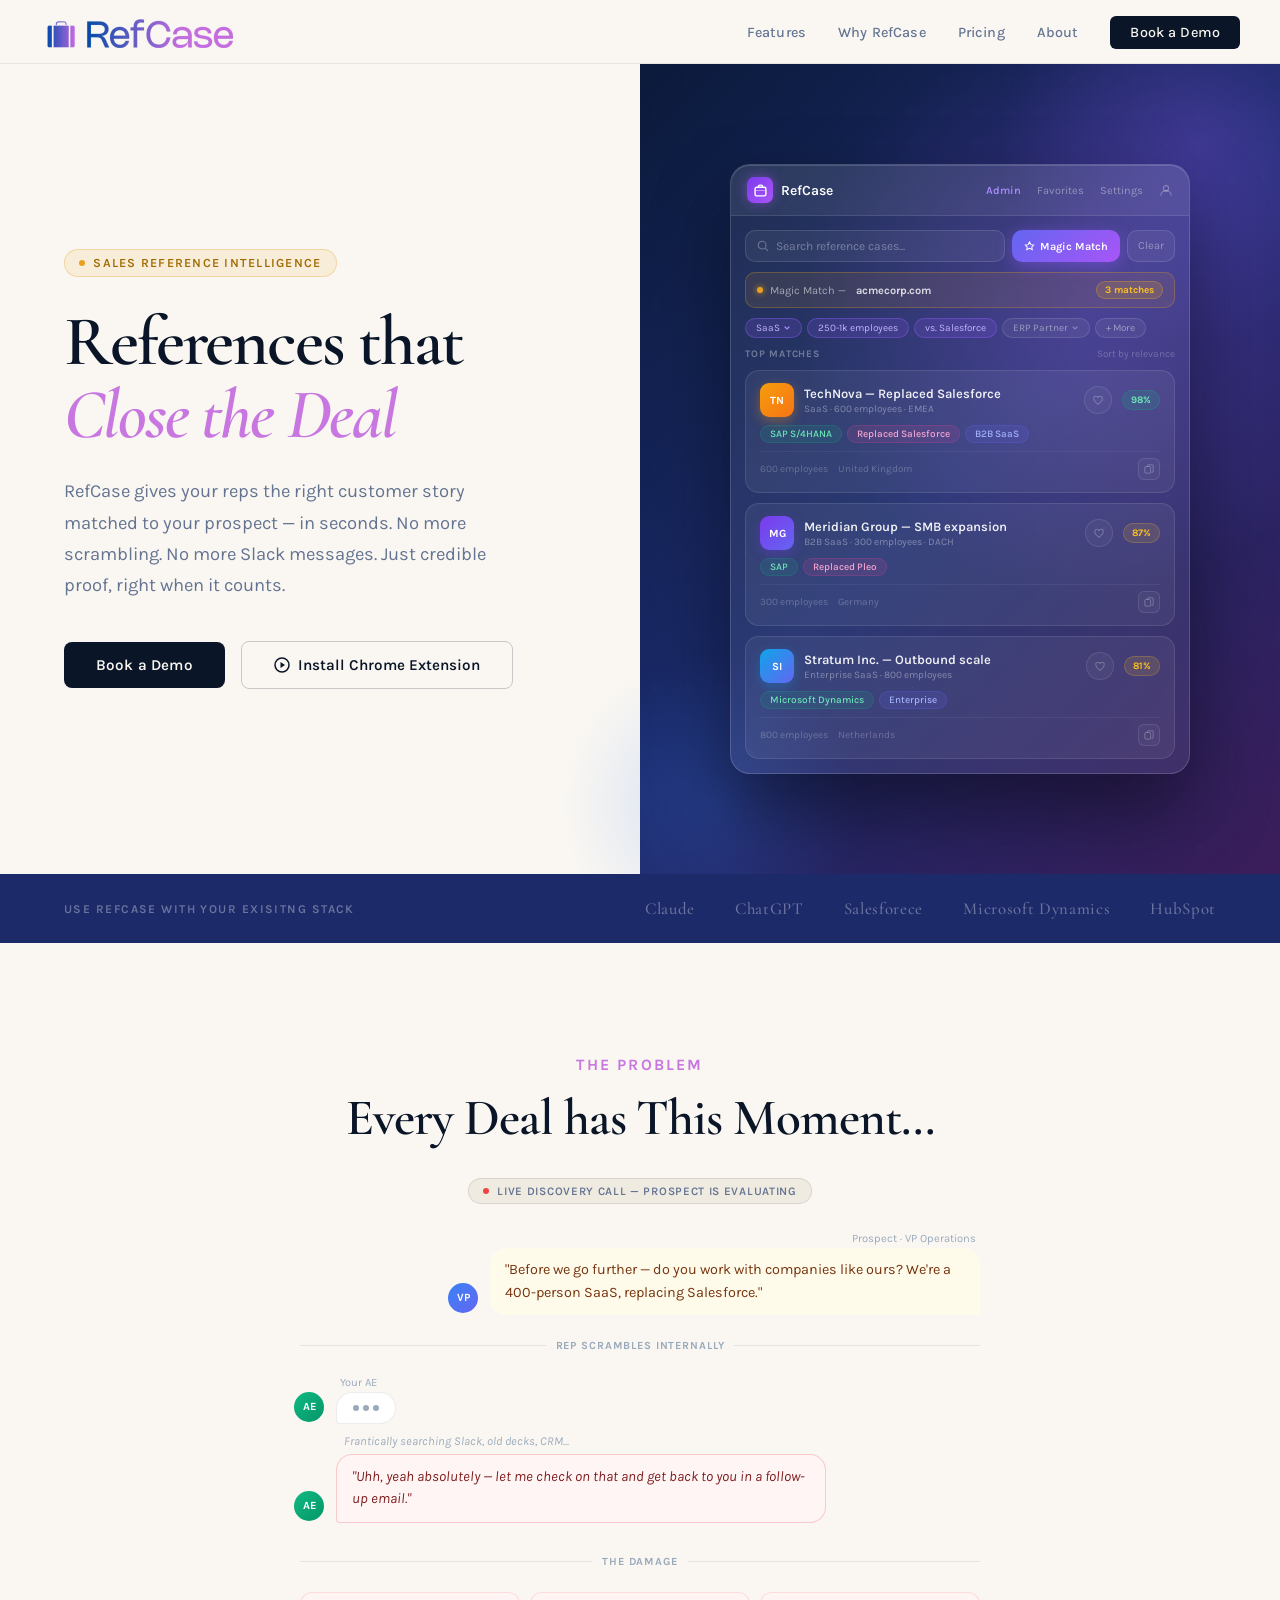
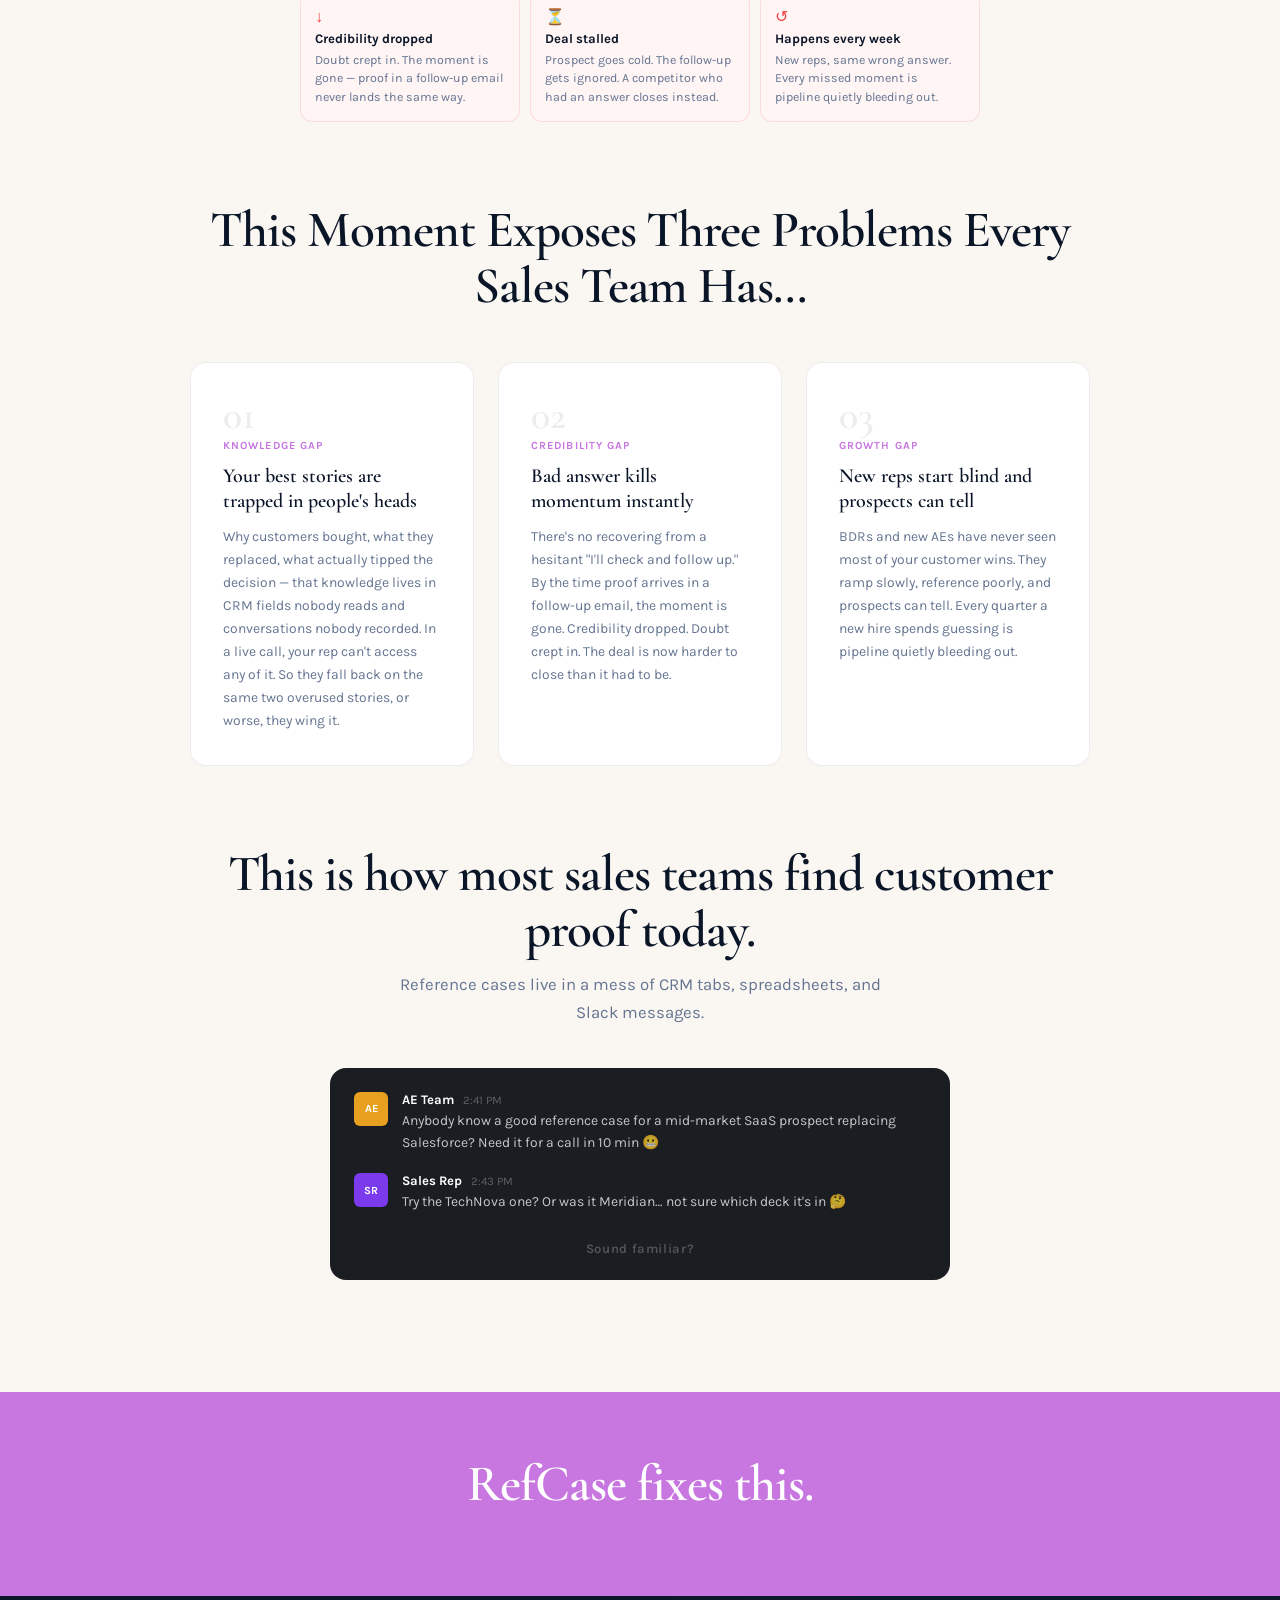
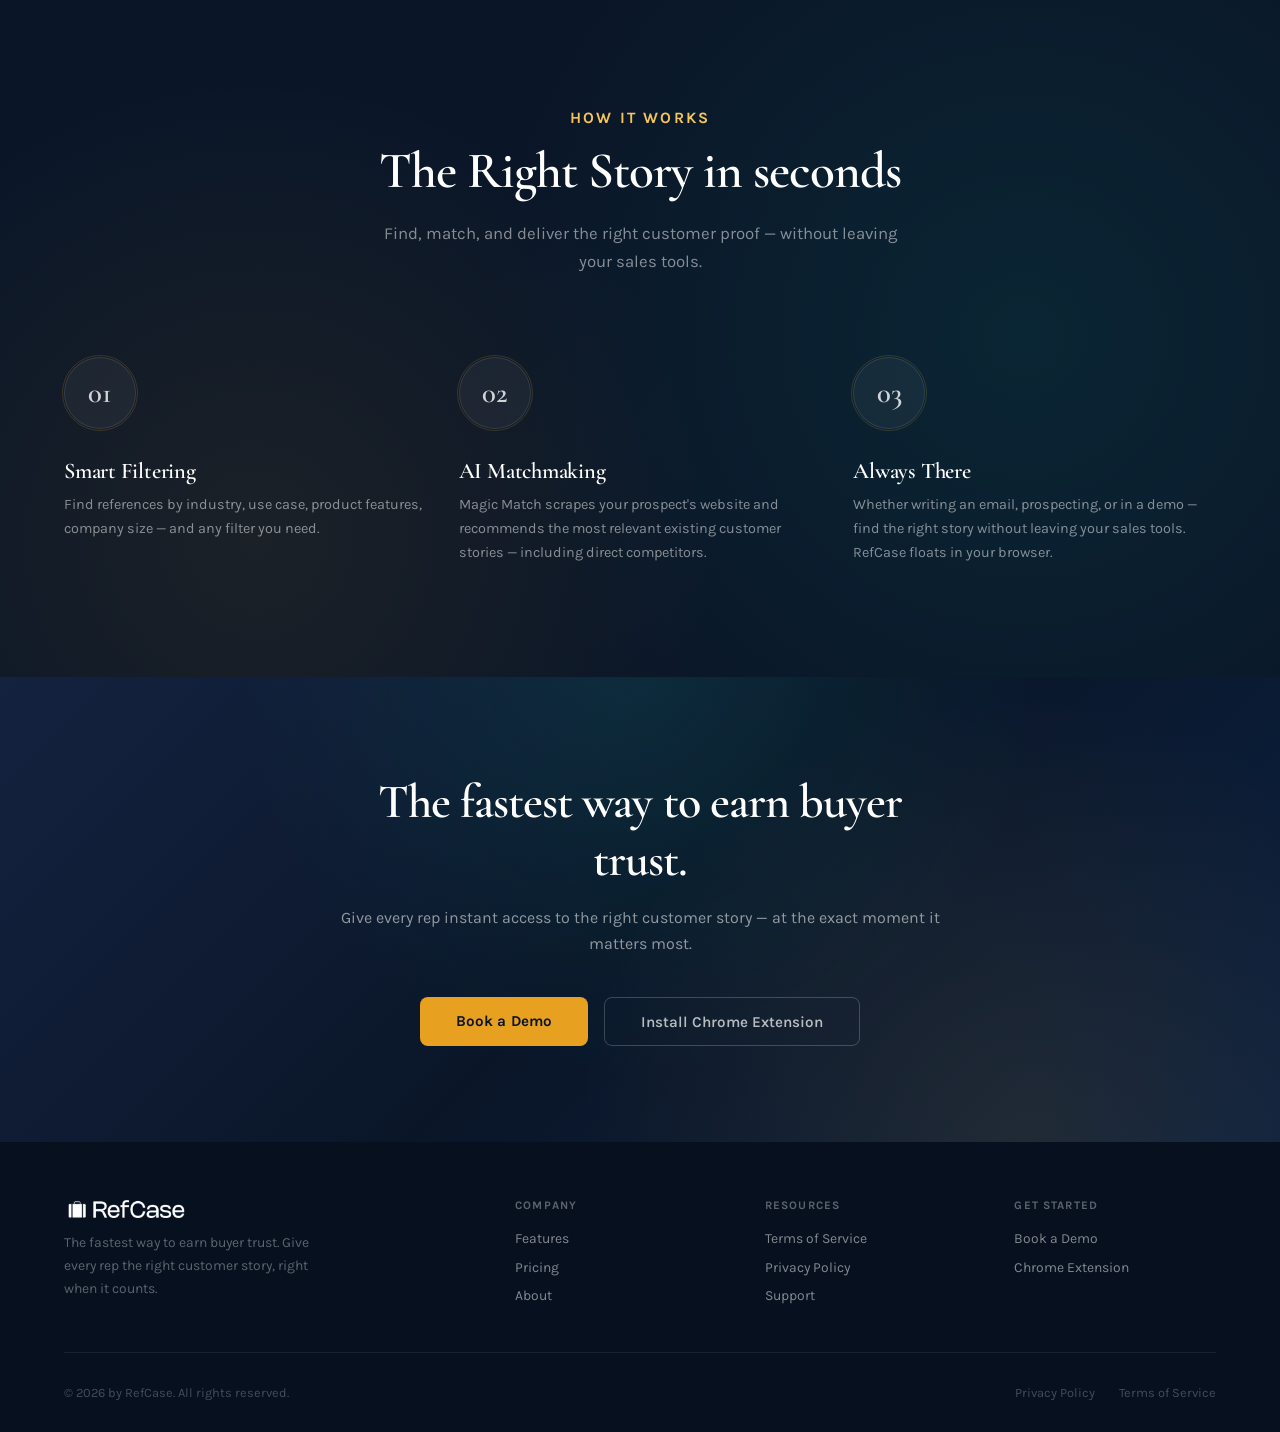
<file: index.html>
<!DOCTYPE html>
<html lang="en">
<head>
  <meta charset="UTF-8" />
  <meta name="viewport" content="width=device-width, initial-scale=1.0" />
  <title>References that Close the Deal</title>
  <meta name="description" content="RefCase gives your reps the right customer story matched to your prospect — in seconds. No more scrambling. No more Slack messages. Just credible proof, right when it counts." />
  <link rel="icon" href="favicon.ico" />
  <link rel="preconnect" href="https://fonts.googleapis.com" />
  <link rel="preconnect" href="https://fonts.gstatic.com" crossorigin />
  <link href="https://fonts.googleapis.com/css2?family=Cormorant+Garamond:ital,wght@0,300;0,400;0,500;0,600;0,700;1,300;1,400;1,600&family=Karla:wght@300;400;500;600;700&display=swap" rel="stylesheet" />
  <link rel="stylesheet" href="styles.css" />
</head>
<body>

  <!-- ===================== NAV ===================== -->
  <nav class="rc-nav">
        <a href="/" class="rc-logo">
            <img src="refcase_logo.png" alt="RefCase Logo" class="rc-logo-img">
    </a>
    <ul class="rc-nav-links">
      <li><a href="#how-it-works">Features</a></li>
      <li><a href="#problems">Why RefCase</a></li>
      <li><a href="https://www.refcase.io/pricing.html">Pricing</a></li>
      <li><a href="https://refcase.github.io/refcase.io-website/about.html">About</a></li>
      <li><a href="https://calendar.app.google/UWn4zX6W9Z71yL9AA" class="rc-nav-cta">Book a Demo</a></li>
    </ul>

<button class="rc-hamburger" id="hamburger" aria-label="Open menu">
    <svg id="ham-icon" width="22" height="22" viewBox="0 0 22 22" fill="none">
      <line x1="3" y1="6"  x2="19" y2="6"  stroke="white" stroke-width="2" stroke-linecap="round"/>
      <line x1="3" y1="11" x2="19" y2="11" stroke="white" stroke-width="2" stroke-linecap="round"/>
      <line x1="3" y1="16" x2="19" y2="16" stroke="white" stroke-width="2" stroke-linecap="round"/>
    </svg>
    <svg id="close-icon" width="22" height="22" viewBox="0 0 22 22" fill="none" style="display:none">
      <line x1="4" y1="4" x2="18" y2="18" stroke="white" stroke-width="2" stroke-linecap="round"/>
      <line x1="18" y1="4" x2="4"  y2="18" stroke="white" stroke-width="2" stroke-linecap="round"/>
    </svg>
  </button>
    
  </nav>

  <!-- ===================== HERO ===================== -->
  <section class="rc-hero">
    <div class="rc-hero-left">
      <div class="rc-hero-tag">
        <div class="rc-hero-tag-dot"></div>
        Sales Reference Intelligence
      </div>
      <!--
        ✏️ EDIT HERO HEADLINE
        Change the text between the <h1> tags.
        The <em> tag makes text italic + teal-coloured.
      -->
      <h1 class="rc-hero-h1">References that<br><em>Close the Deal</em></h1>

      <!--
        ✏️ EDIT HERO SUBTEXT
        Change the text inside the <p> tag below.
      -->
      <p class="rc-hero-sub">RefCase gives your reps the right customer story matched to your prospect — in seconds. No more scrambling. No more Slack messages. Just credible proof, right when it counts.</p>

      <div class="rc-hero-actions">
        <!--
          ✏️ EDIT BUTTONS
          Change button text between <a> tags.
          Change href="..." to update the link destination.
        -->
        <a href="https://calendar.app.google/RXbXHABojoUCLp5w7" class="rc-btn-primary">Book a Demo</a>
        <a href="https://chromewebstore.google.com/detail/refcase/ggefjeapiijanpcfjkcicklagkjidnmf" class="rc-btn-secondary">
          <svg width="16" height="16" viewBox="0 0 16 16" fill="none">
            <circle cx="8" cy="8" r="7" stroke="currentColor" stroke-width="1.5"/>
            <polygon points="6.5,5 11,8 6.5,11" fill="currentColor"/>
          </svg>
          Install Chrome Extension
        </a>
      </div>
    </div>

    <!-- ===================== HERO RIGHT ===================== -->
  
    <div class="rc-hero-right">
    <div class="rc-hero-bg-dots"></div>
    <div class="rc-hero-bg-glow"></div>
    <div class="rc-hero-bg-glow2"></div>
   <div class="g-panel">
    <div class="g-nav">
      <div class="g-brand">
        <div class="g-brand-icon">
          <svg width="13" height="13" viewBox="0 0 12 12" fill="none">
            <rect x="1" y="3" width="10" height="8" rx="1.5" stroke="white" stroke-width="1.3" fill="none"/>
            <path d="M4 3V2.5C4 1.67 4.67 1 5.5 1H6.5C7.33 1 8 1.67 8 2.5V3" stroke="white" stroke-width="1.3" fill="none" stroke-linecap="round"/>
            <line x1="1" y1="6" x2="11" y2="6" stroke="white" stroke-width="1" stroke-opacity="0.4"/>
          </svg>
        </div>
        RefCase
      </div>
      <div class="g-nav-links">
        <span class="act">Admin</span>
        <span>Favorites</span>
        <span>Settings</span>
        <svg width="14" height="14" viewBox="0 0 16 16" fill="none"><circle cx="8" cy="6" r="3" stroke="rgba(255,255,255,0.3)" stroke-width="1.2"/><path d="M2 14c0-3 2.7-5 6-5s6 2 6 5" stroke="rgba(255,255,255,0.3)" stroke-width="1.2" stroke-linecap="round"/></svg>
      </div>
    </div>
    <div class="g-body">
      <div class="g-search-row">
        <div class="g-input">
          <svg width="12" height="12" viewBox="0 0 14 14" fill="none"><circle cx="6" cy="6" r="4.5" stroke="rgba(255,255,255,0.3)" stroke-width="1.3"/><path d="M10 10l2.5 2.5" stroke="rgba(255,255,255,0.3)" stroke-width="1.3" stroke-linecap="round"/></svg>
          Search reference cases...
        </div>
        <div class="g-magic">
          <svg width="11" height="11" viewBox="0 0 12 12" fill="none"><path d="M6 1l1.5 3 3 .5-2 2 .5 3L6 8l-3 1.5.5-3-2-2 3-.5z" stroke="white" stroke-width="1.1" fill="none"/></svg>
          Magic Match
        </div>
        <div class="g-clear">Clear</div>
      </div>
      <div class="g-match-bar">
        <div class="g-dot"></div>
        Magic Match — <strong style="color:rgba(255,255,255,0.8);margin-left:3px">acmecorp.com</strong>
        <div class="g-match-badge">3 matches</div>
      </div>
      <div class="g-filters">
        <div class="g-pill act">SaaS <svg width="8" height="8" viewBox="0 0 8 8" fill="none"><path d="M2 3l2 2 2-2" stroke="#a78bfa" stroke-width="1.2" stroke-linecap="round"/></svg></div>
        <div class="g-pill act">250-1k employees</div>
        <div class="g-pill act">vs. Salesforce</div>
        <div class="g-pill">ERP Partner <svg width="8" height="8" viewBox="0 0 8 8" fill="none"><path d="M2 3l2 2 2-2" stroke="rgba(255,255,255,0.3)" stroke-width="1.2" stroke-linecap="round"/></svg></div>
        <div class="g-pill">+ More</div>
      </div>
      <div class="g-section-row">
        <div class="g-section-label">Top Matches</div>
        <div class="g-sort">Sort by relevance</div>
      </div>
      <div class="g-card">
        <div class="g-card-top">
          <div class="g-logo" style="background:linear-gradient(135deg,#f59e0b,#f97316);box-shadow:0 4px 12px rgba(245,158,11,0.35)">TN</div>
          <div class="g-card-info">
            <div class="g-card-name">TechNova — Replaced Salesforce</div>
            <div class="g-card-sub">SaaS · 600 employees · EMEA</div>
          </div>
          <div class="g-heart"><svg width="12" height="12" viewBox="0 0 14 14" fill="none"><path d="M7 12S2 8.5 2 5a2.5 2.5 0 015 0 2.5 2.5 0 015 0c0 3.5-5 7-5 7z" stroke="rgba(255,255,255,0.25)" stroke-width="1.2"/></svg></div>
          <div class="g-score hi">98%</div>
        </div>
        <div class="g-tags">
          <span class="g-tag gr">SAP S/4HANA</span>
          <span class="g-tag pk">Replaced Salesforce</span>
          <span class="g-tag bl">B2B SaaS</span>
        </div>
        <div class="g-card-footer">
          <div class="g-meta"><span>600 employees</span><span>United Kingdom</span></div>
          <div class="g-copy"><svg width="10" height="10" viewBox="0 0 12 12" fill="none"><rect x="1" y="3" width="7" height="8" rx="1.5" stroke="rgba(255,255,255,0.25)" stroke-width="1.2"/><path d="M4 3V2a1 1 0 011-1h5a1 1 0 011 1v7a1 1 0 01-1 1H9" stroke="rgba(255,255,255,0.25)" stroke-width="1.2"/></svg></div>
        </div>
      </div>
      <div class="g-card">
        <div class="g-card-top">
          <div class="g-logo" style="background:linear-gradient(135deg,#7c3aed,#6366f1);box-shadow:0 4px 12px rgba(124,58,237,0.35)">MG</div>
          <div class="g-card-info">
            <div class="g-card-name">Meridian Group — SMB expansion</div>
            <div class="g-card-sub">B2B SaaS · 300 employees · DACH</div>
          </div>
          <div class="g-heart"><svg width="12" height="12" viewBox="0 0 14 14" fill="none"><path d="M7 12S2 8.5 2 5a2.5 2.5 0 015 0 2.5 2.5 0 015 0c0 3.5-5 7-5 7z" stroke="rgba(255,255,255,0.25)" stroke-width="1.2"/></svg></div>
          <div class="g-score md">87%</div>
        </div>
        <div class="g-tags">
          <span class="g-tag gr">SAP</span>
          <span class="g-tag pk">Replaced Pleo</span>
        </div>
        <div class="g-card-footer">
          <div class="g-meta"><span>300 employees</span><span>Germany</span></div>
          <div class="g-copy"><svg width="10" height="10" viewBox="0 0 12 12" fill="none"><rect x="1" y="3" width="7" height="8" rx="1.5" stroke="rgba(255,255,255,0.25)" stroke-width="1.2"/><path d="M4 3V2a1 1 0 011-1h5a1 1 0 011 1v7a1 1 0 01-1 1H9" stroke="rgba(255,255,255,0.25)" stroke-width="1.2"/></svg></div>
        </div>
      </div>
      <div class="g-card">
        <div class="g-card-top">
          <div class="g-logo" style="background:linear-gradient(135deg,#0ea5e9,#6366f1);box-shadow:0 4px 12px rgba(14,165,233,0.3)">SI</div>
          <div class="g-card-info">
            <div class="g-card-name">Stratum Inc. — Outbound scale</div>
            <div class="g-card-sub">Enterprise SaaS · 800 employees</div>
          </div>
          <div class="g-heart"><svg width="12" height="12" viewBox="0 0 14 14" fill="none"><path d="M7 12S2 8.5 2 5a2.5 2.5 0 015 0 2.5 2.5 0 015 0c0 3.5-5 7-5 7z" stroke="rgba(255,255,255,0.25)" stroke-width="1.2"/></svg></div>
          <div class="g-score md">81%</div>
        </div>
        <div class="g-tags">
          <span class="g-tag gr">Microsoft Dynamics</span>
          <span class="g-tag bl">Enterprise</span>
        </div>
        <div class="g-card-footer">
          <div class="g-meta"><span>800 employees</span><span>Netherlands</span></div>
          <div class="g-copy"><svg width="10" height="10" viewBox="0 0 12 12" fill="none"><rect x="1" y="3" width="7" height="8" rx="1.5" stroke="rgba(255,255,255,0.25)" stroke-width="1.2"/><path d="M4 3V2a1 1 0 011-1h5a1 1 0 011 1v7a1 1 0 01-1 1H9" stroke="rgba(255,255,255,0.25)" stroke-width="1.2"/></svg></div>
        </div>
      </div>
</div>
</section>

   <!-- TECH STACK TRUST BAR -->
  <div class="rc-trust-bar">
    <span class="rc-trust-label">Use RefCase with your exisitng stack</span>
    <div class="rc-trust-companies">
      <span class="rc-trust-company">Claude</span>
      <span class="rc-trust-company">ChatGPT</span>
      <span class="rc-trust-company">Salesforece</span>
      <span class="rc-trust-company">Microsoft Dynamics</span>
      <span class="rc-trust-company">HubSpot</span>

    </div>
  </div>
  
  <!-- ===================== THE PROBLEM ===================== -->
  <section id="problems" class="rc-moment-section">
    <div class="rc-moment-inner">
      <span class="rc-section-tag" style="text-align:center;display:block">The Problem</span>

      <!--
        ✏️ EDIT SECTION HEADLINES & CALLOUT TEXT
        Find the text between the tags below and update it.
      -->
      <h2 class="rc-section-h2" style="text-align:center;margin-bottom:2rem">Every Deal has This Moment...</h2>

     <div class="rc-convo-wrap">

        <div class="rc-convo-context">
          <span><div class="rc-live-dot"></div> Live discovery call — prospect is evaluating</span>
        </div>

        <div class="rc-msg-row rc-msg-right">
          <div class="rc-msg-col">
            <div class="rc-msg-name">Prospect · VP Operations</div>
            <div class="rc-bubble rc-bubble-pain">"Before we go further — do you work with companies like ours? We're a 400-person SaaS, replacing Salesforce."</div>
          </div>
          <div class="rc-avatar rc-avatar-prospect">VP</div>
        </div>

        <div class="rc-convo-divider">
          <div class="rc-divider-line"></div>
          <div class="rc-divider-label">Rep scrambles internally</div>
          <div class="rc-divider-line"></div>
        </div>

        <div class="rc-msg-row">
          <div class="rc-avatar rc-avatar-rep">AE</div>
          <div class="rc-msg-col">
            <div class="rc-msg-name">Your AE</div>
            <div class="rc-typing"><span></span><span></span><span></span></div>
          </div>
        </div>

        <div class="rc-scramble-note">Frantically searching Slack, old decks, CRM...</div>

        <div class="rc-msg-row" style="margin-top: 4px;">
          <div class="rc-avatar rc-avatar-rep">AE</div>
          <div class="rc-msg-col">
            <div class="rc-bubble rc-bubble-bad">"Uhh, yeah absolutely — let me check on that and get back to you in a follow-up email."</div>
          </div>
        </div>

        <div class="rc-convo-divider" style="margin-top: 2rem;">
          <div class="rc-divider-line"></div>
          <div class="rc-divider-label">The damage</div>
          <div class="rc-divider-line"></div>
        </div>

        <div class="rc-outcome-row">
          <div class="rc-outcome-card">
            <div class="rc-outcome-icon">↓</div>
            <div class="rc-outcome-label">Credibility dropped</div>
            <div class="rc-outcome-desc">Doubt crept in. The moment is gone — proof in a follow-up email never lands the same way.</div>
          </div>
          <div class="rc-outcome-card">
            <div class="rc-outcome-icon">⏳</div>
            <div class="rc-outcome-label">Deal stalled</div>
            <div class="rc-outcome-desc">Prospect goes cold. The follow-up gets ignored. A competitor who had an answer closes instead.</div>
          </div>
          <div class="rc-outcome-card">
            <div class="rc-outcome-icon">↺</div>
            <div class="rc-outcome-label">Happens every week</div>
            <div class="rc-outcome-desc">New reps, same wrong answer. Every missed moment is pipeline quietly bleeding out.</div>
          </div>
        </div>

      </div>

      <h2 class="rc-section-h2" style="text-align:center;margin-top:5rem;margin-bottom:3rem">
        This Moment Exposes Three Problems Every Sales Team Has...
      </h2>

      <div class="rc-problems-grid">

        <!--
          ✏️ EDIT PROBLEM CARDS
          Each card has a number, label, <h3> title, and <p> body.
          Update the text inside those tags.
        -->
        <div class="rc-problem-card">
          <div class="rc-problem-num">01</div>
          <div class="rc-problem-label">Knowledge Gap</div>
          <h3>Your best stories are trapped in people's heads</h3>
          <p>Why customers bought, what they replaced, what actually tipped the decision — that knowledge lives in CRM fields nobody reads and conversations nobody recorded. In a live call, your rep can't access any of it. So they fall back on the same two overused stories, or worse, they wing it.</p>
        </div>

        <div class="rc-problem-card">
          <div class="rc-problem-num">02</div>
          <div class="rc-problem-label">Credibility Gap</div>
          <h3>Bad answer kills momentum instantly</h3>
          <p>There's no recovering from a hesitant "I'll check and follow up." By the time proof arrives in a follow-up email, the moment is gone. Credibility dropped. Doubt crept in. The deal is now harder to close than it had to be.</p>
        </div>

        <div class="rc-problem-card">
          <div class="rc-problem-num">03</div>
          <div class="rc-problem-label">Growth Gap</div>
          <h3>New reps start blind and prospects can tell</h3>
          <p>BDRs and new AEs have never seen most of your customer wins. They ramp slowly, reference poorly, and prospects can tell. Every quarter a new hire spends guessing is pipeline quietly bleeding out.</p>
        </div>

      </div>

      <!-- Slack mess illustration -->
      <div class="rc-mess-block">
        <h2 class="rc-section-h2" style="text-align:center;margin-bottom:0.75rem">This is how most sales teams find customer proof today.</h2>
        <p class="rc-section-sub" style="text-align:center;margin:0 auto 2.5rem">Reference cases live in a mess of CRM tabs, spreadsheets, and Slack messages.</p>
        <div class="rc-slack-mock">
          <!--
            ✏️ EDIT SLACK MESSAGES
            Update name, time, and message text in the blocks below.
          -->
          <div class="rc-slack-msg">
            <div class="rc-slack-avatar" style="background:#e8a020">AE</div>
            <div class="rc-slack-body">
              <div class="rc-slack-name">AE Team <span class="rc-slack-time">2:41 PM</span></div>
              <div class="rc-slack-text">Anybody know a good reference case for a mid-market SaaS prospect replacing Salesforce? Need it for a call in 10 min 😬</div>
            </div>
          </div>
          <div class="rc-slack-msg">
            <div class="rc-slack-avatar" style="background:#7c3aed">SR</div>
            <div class="rc-slack-body">
              <div class="rc-slack-name">Sales Rep <span class="rc-slack-time">2:43 PM</span></div>
              <div class="rc-slack-text">Try the TechNova one? Or was it Meridian… not sure which deck it's in 🤔</div>
            </div>
          </div>
          <div class="rc-slack-label">Sound familiar?</div>
        </div>
      </div>
    </div>
  </section>

  <!-- ===================== THE FIX ===================== -->
  <section class="rc-fix-section">
    <div class="rc-fix-inner">
      <h2 class="rc-section-h2" style="text-align:center;color:white;font-size:clamp(2rem,4vw,3.5rem)">RefCase fixes this.</h2>
    </div>
  </section>

  <!-- ===================== HOW IT WORKS ===================== -->
  <section id="how-it-works" class="rc-hiw">
    <div class="rc-hiw-bg"></div>
    <div class="rc-hiw-inner">
      <div class="rc-hiw-header">
        <span class="rc-section-tag">How It Works</span>
        <!--
          ✏️ EDIT HOW IT WORKS HEADLINE & SUBTEXT below.
        -->
        <h2 class="rc-section-h2">The Right Story in seconds</h2>
        <p class="rc-section-sub">Find, match, and deliver the right customer proof — without leaving your sales tools.</p>
      </div>
      <div class="rc-steps">
        <!--
          ✏️ EDIT STEPS: update <h3> and <p> for each step.
        -->
        <div class="rc-step">
          <div class="rc-step-num">01</div>
          <h3>Smart Filtering</h3>
          <p>Find references by industry, use case, product features, company size — and any filter you need.</p>
        </div>
        <div class="rc-step">
          <div class="rc-step-num">02</div>
          <h3>AI Matchmaking</h3>
          <p>Magic Match scrapes your prospect's website and recommends the most relevant existing customer stories — including direct competitors.</p>
        </div>
        <div class="rc-step">
          <div class="rc-step-num">03</div>
          <h3>Always There</h3>
          <p>Whether writing an email, prospecting, or in a demo — find the right story without leaving your sales tools. RefCase floats in your browser.</p>
        </div>
      </div>
    </div>
  </section>

  <!-- ===================== CTA ===================== -->
  <section class="rc-cta-banner">
    <div class="rc-cta-banner-bg"></div>
    <div class="rc-cta-banner-inner">
      <!--
        ✏️ EDIT CTA SECTION TEXT below.
      -->
      <h2>The fastest way to earn buyer trust.</h2>
      <p>Give every rep instant access to the right customer story — at the exact moment it matters most.</p>
      <div class="rc-cta-banner-actions">
        <a href="https://calendar.app.google/RXbXHABojoUCLp5w7" class="rc-btn-amber">Book a Demo</a>
        <a href="https://chromewebstore.google.com/detail/refcase/ggefjeapiijanpcfjkcicklagkjidnmf" class="rc-btn-ghost">Install Chrome Extension</a>
      </div>
     
    </div>
  </section>

  <!-- ===================== FOOTER ===================== -->
  <footer class="rc-footer">
    <div class="rc-footer-top">
      <div class="rc-footer-brand">
        <div class="rc-footer-logo">
  <img src="refcase_logo.png" alt="RefCase Logo" class="rc-footer-logo-img">
</div>
        <!--
          ✏️ EDIT FOOTER TAGLINE below.
        -->
        <p>The fastest way to earn buyer trust. Give every rep the right customer story, right when it counts.</p>
      </div>
      <div class="rc-footer-col">
        <h4>Company</h4>
        <ul>
          <li><a href="https://www.refcase.io">Features</a></li>
          <li><a href="https://www.refcase.io/pricing.html/list">Pricing</a></li>
          <li><a href="https://www.refcase.io/about.html">About</a></li>
        </ul>
      </div>
      <div class="rc-footer-col">
        <h4>Resources</h4>
        <ul>
          <li><a href="https://www.refcase.io/terms">Terms of Service</a></li>
          <li><a href="https://www.refcase.io/privacy-policy.html">Privacy Policy</a></li>
          <li><a href="https://www.refcase.io/support">Support</a></li>
        </ul>
      </div>
      <div class="rc-footer-col">
        <h4>Get Started</h4>
        <ul>
          <li><a href="https://calendar.app.google/UWn4zX6W9Z71yL9AA">Book a Demo</a></li>
          <li><a href="https://chromewebstore.google.com/detail/refcase/ggefjeapiijanpcfjkcicklagkjidnmf">Chrome Extension</a></li>
        </ul>
      </div>
    </div>
    <div class="rc-footer-bottom">
      <!--
        ✏️ EDIT COPYRIGHT YEAR below.
      -->
      <div class="rc-footer-copy">© 2026 by RefCase. All rights reserved.</div>
      <div class="rc-footer-legal">
        <a href="https://www.refcase.io/privacy-policy">Privacy Policy</a>
        <a href="https://www.refcase.io/terms.html">Terms of Service</a>
      </div>
    </div>
  </footer>

  <script src="script.js"></script>
</body>
</html>
</file>
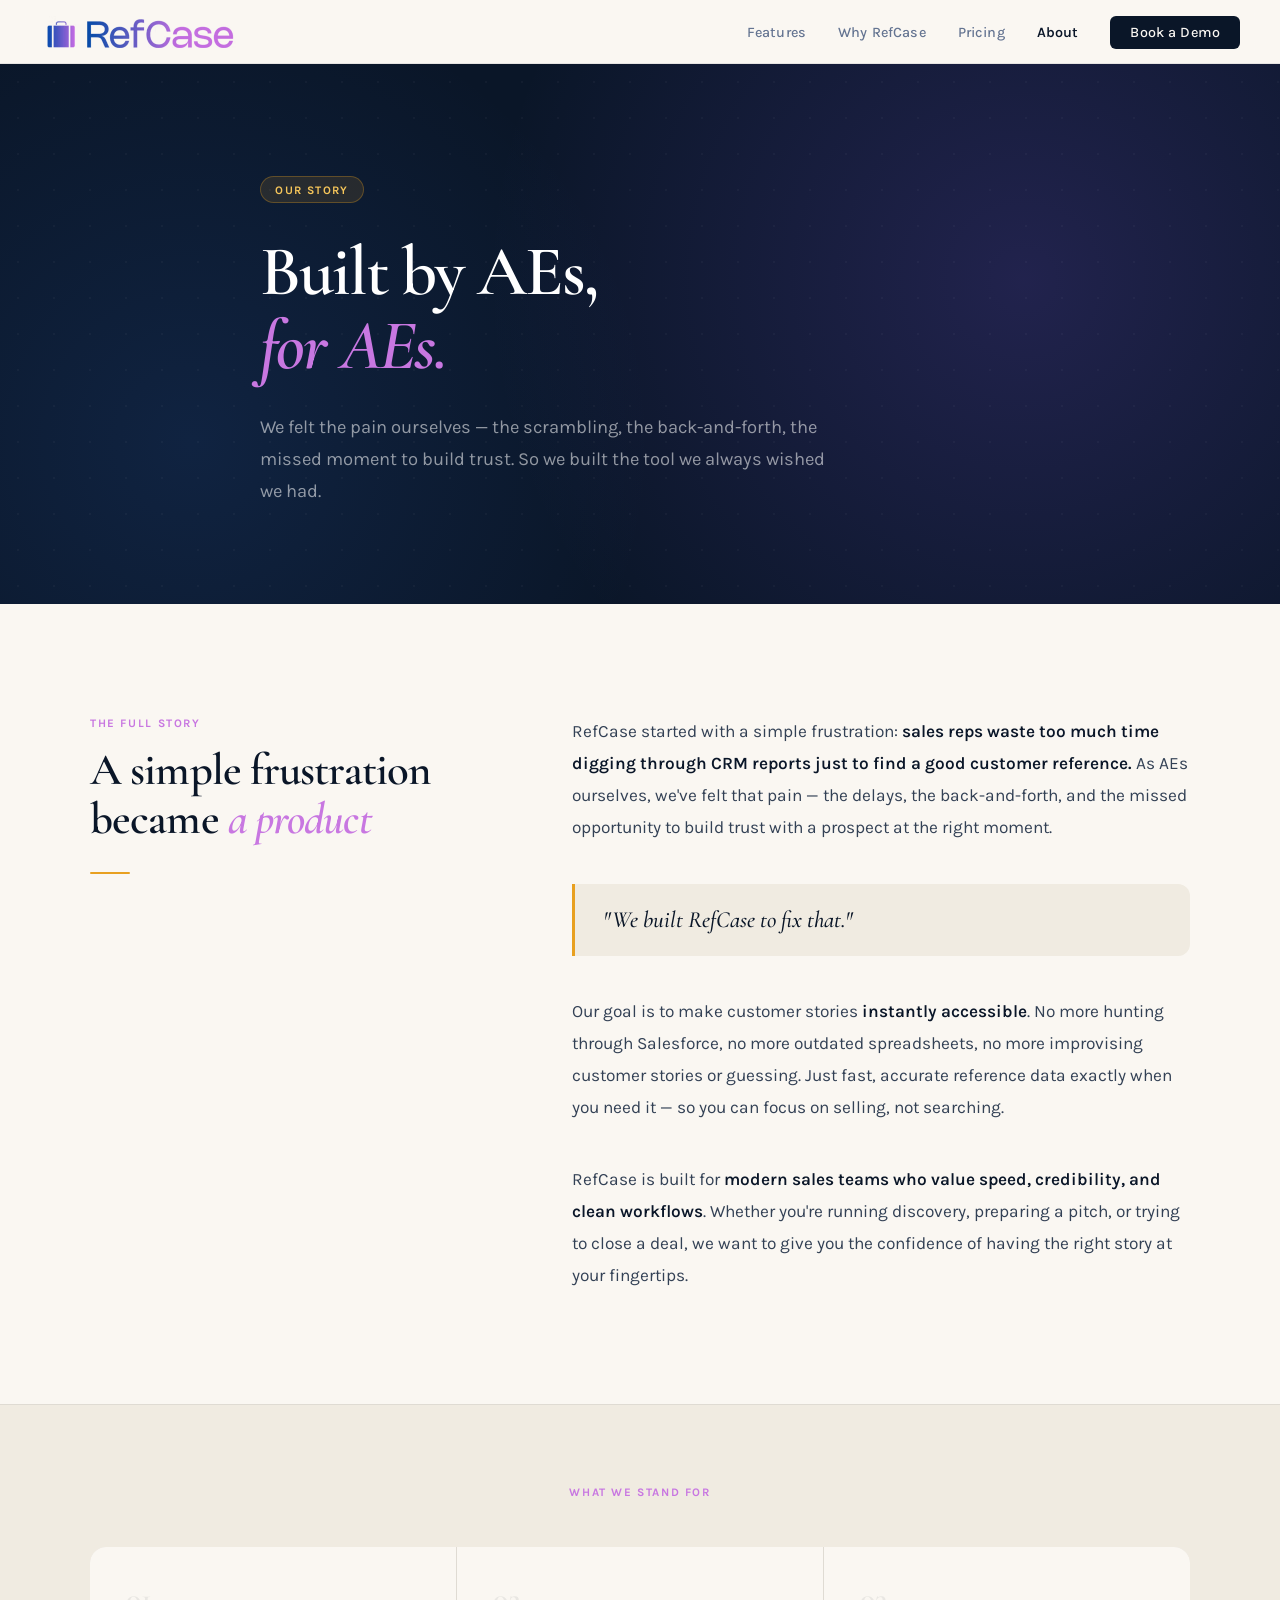
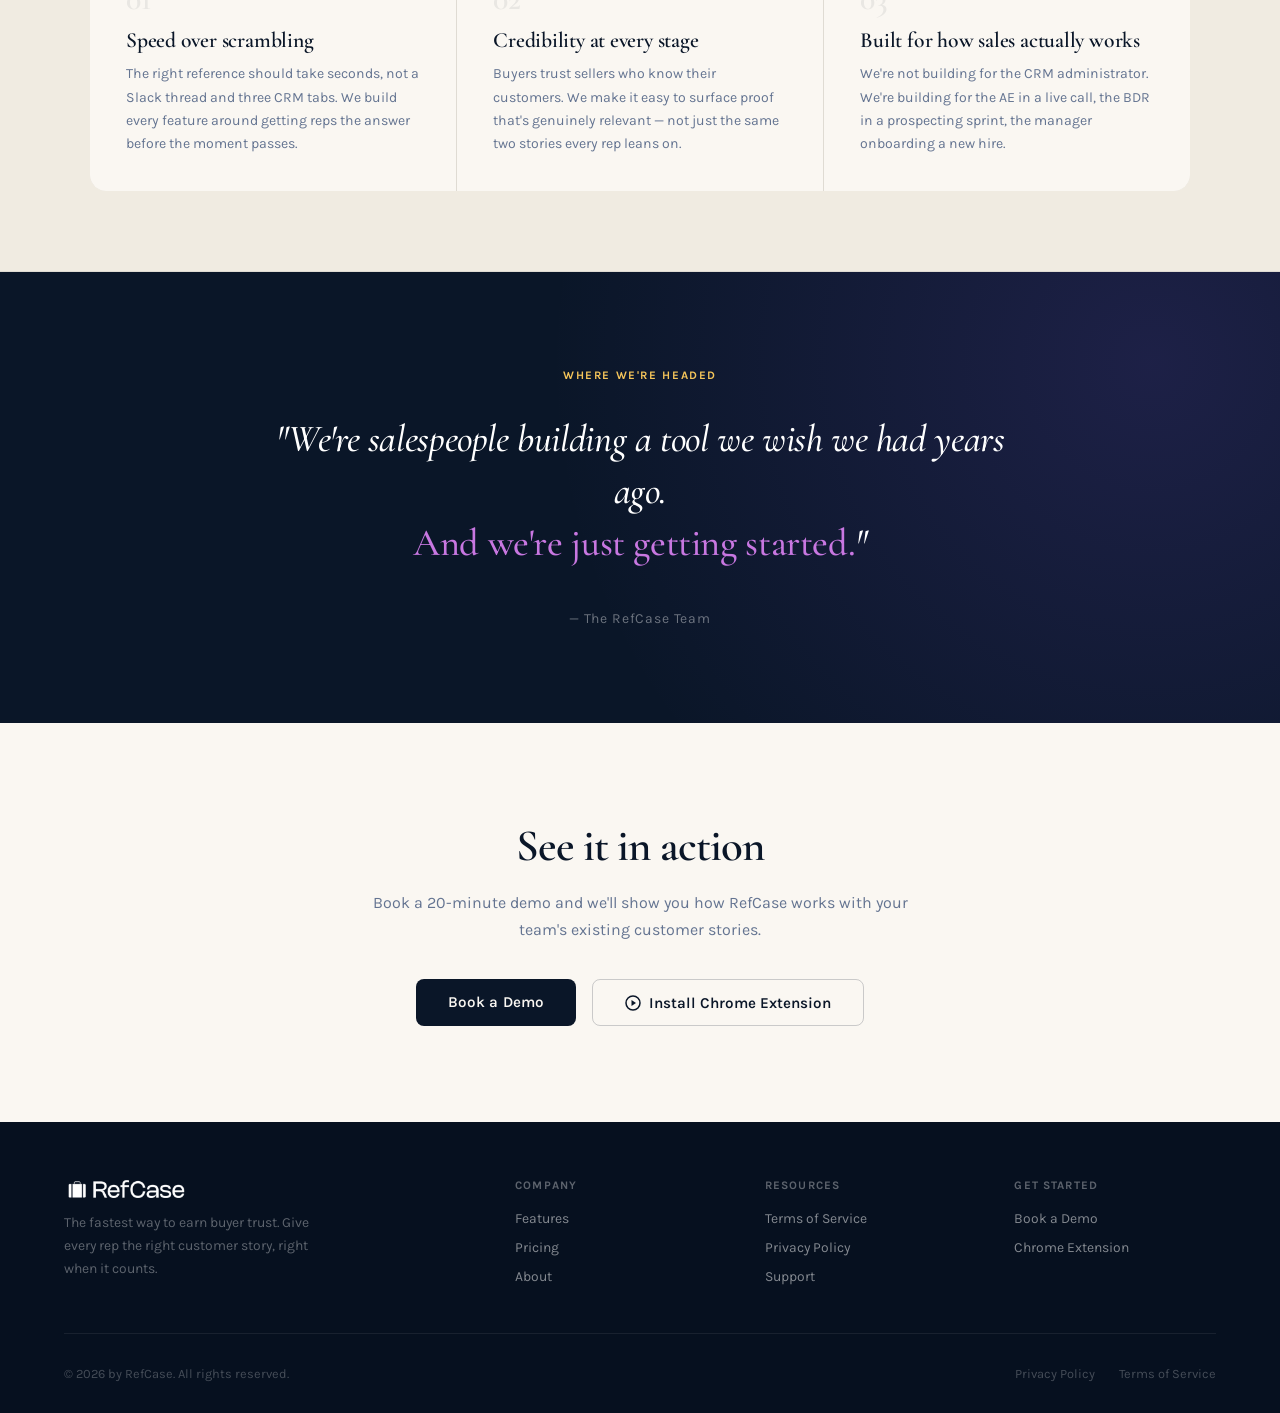
<file: about.html>
<!DOCTYPE html>
<html lang="en">
<head>
  <meta charset="UTF-8" />
  <meta name="viewport" content="width=device-width, initial-scale=1.0" />
  <title>About — RefCase</title>
  <meta name="description" content="RefCase was built by AEs who felt the pain of searching for customer references at the worst possible moment." />
  <link rel="icon" href="favicon.ico" />
  <link rel="preconnect" href="https://fonts.googleapis.com" />
  <link rel="preconnect" href="https://fonts.gstatic.com" crossorigin />
  <link href="https://fonts.googleapis.com/css2?family=Cormorant+Garamond:ital,wght@0,300;0,400;0,500;0,600;0,700;1,300;1,400;1,600&family=Karla:wght@300;400;500;600;700&display=swap" rel="stylesheet" />
  <link rel="stylesheet" href="styles.css" />
  <style>
    /* ── About page specific styles ── */
    .ab-hero {
      background: var(--navy);
      padding: 7rem 4rem 6rem;
      position: relative;
      overflow: hidden;
    }
    .ab-hero-bg {
      position: absolute; inset: 0;
      background-image:
        radial-gradient(circle at 80% 40%, rgba(139,92,246,0.18) 0%, transparent 50%),
        radial-gradient(circle at 15% 70%, rgba(59,130,246,0.12) 0%, transparent 40%);
    }
    .ab-hero-dots {
      position: absolute; inset: 0;
      background-image: radial-gradient(circle, rgba(255,255,255,0.03) 1px, transparent 1px);
      background-size: 36px 36px;
    }
    .ab-hero-inner {
      max-width: 760px;
      margin: 0 auto;
      position: relative; z-index: 2;
    }
    .ab-tag {
      display: inline-flex;
      align-items: center;
      gap: 8px;
      background: rgba(232,160,32,0.12);
      border: 1px solid rgba(232,160,32,0.3);
      color: var(--amber-light);
      font-size: 0.72rem;
      font-weight: 700;
      letter-spacing: 0.12em;
      text-transform: uppercase;
      padding: 0.35rem 0.9rem;
      border-radius: 100px;
      margin-bottom: 2rem;
      animation: fadeSlideUp 0.6s ease both;
    }
    .ab-hero-h1 {
      font-family: 'Cormorant Garamond', serif;
      font-size: clamp(3rem, 5.5vw, 5.5rem);
      font-weight: 600;
      line-height: 1.05;
      color: white;
      letter-spacing: -0.03em;
      margin-bottom: 1.75rem;
      animation: fadeSlideUp 0.6s 0.1s ease both;
    }
    .ab-hero-h1 em { font-style: italic; color: var(--teal); }
    .ab-hero-sub {
      font-size: 1.15rem;
      line-height: 1.75;
      color: rgba(255,255,255,0.55);
      max-width: 580px;
      animation: fadeSlideUp 0.6s 0.2s ease both;
    }

    /* ── Story section ── */
    .ab-story {
      background: var(--cream);
      padding: 7rem 4rem;
    }
    .ab-story-inner {
      max-width: 1100px;
      margin: 0 auto;
      display: grid;
      grid-template-columns: 1fr 1.6fr;
      gap: 6rem;
      align-items: start;
    }
    .ab-story-left { position: sticky; top: 100px; }
    .ab-story-label {
      font-size: 0.72rem;
      font-weight: 700;
      letter-spacing: 0.14em;
      text-transform: uppercase;
      color: var(--teal);
      margin-bottom: 1rem;
      display: block;
    }
    .ab-story-h2 {
      font-family: 'Cormorant Garamond', serif;
      font-size: clamp(2.2rem, 3.5vw, 3rem);
      font-weight: 600;
      color: var(--navy);
      letter-spacing: -0.02em;
      line-height: 1.1;
    }
    .ab-story-h2 em { font-style: italic; color: var(--teal); }
    .ab-story-divider {
      width: 40px; height: 2px;
      background: var(--amber);
      margin-top: 1.75rem;
      border-radius: 2px;
    }
    .ab-story-right { display: flex; flex-direction: column; gap: 2.5rem; }
    .ab-para {
      font-size: 1.08rem;
      line-height: 1.85;
      color: var(--text-body);
    }
    .ab-para strong { color: var(--navy); font-weight: 600; }
    .ab-pullquote {
      border-left: 3px solid var(--amber);
      padding: 1.25rem 1.75rem;
      background: var(--cream-dark);
      border-radius: 0 12px 12px 0;
    }
    .ab-pullquote p {
      font-family: 'Cormorant Garamond', serif;
      font-size: 1.45rem;
      font-weight: 500;
      font-style: italic;
      color: var(--navy);
      line-height: 1.4;
    }

    /* ── Values strip ── */
    .ab-values {
      background: var(--cream-dark);
      padding: 5rem 4rem;
      border-top: 1px solid rgba(10,22,40,0.07);
      border-bottom: 1px solid rgba(10,22,40,0.07);
    }
    .ab-values-inner { max-width: 1100px; margin: 0 auto; }
    .ab-values-label {
      font-size: 0.72rem;
      font-weight: 700;
      letter-spacing: 0.14em;
      text-transform: uppercase;
      color: var(--teal);
      margin-bottom: 3rem;
      display: block;
      text-align: center;
    }
    .ab-values-grid {
      display: grid;
      grid-template-columns: 1fr 1fr 1fr;
      gap: 1.5px;
      background: rgba(10,22,40,0.07);
      border-radius: 16px;
      overflow: hidden;
    }
    .ab-value-card {
      background: var(--cream);
      padding: 2.25rem;
      transition: background 0.2s;
    }
    .ab-value-card:hover { background: white; }
    .ab-value-num {
      font-family: 'Cormorant Garamond', serif;
      font-size: 2rem;
      font-weight: 600;
      color: rgba(10,22,40,0.07);
      line-height: 1;
      margin-bottom: 0.75rem;
    }
    .ab-value-title {
      font-family: 'Cormorant Garamond', serif;
      font-size: 1.35rem;
      font-weight: 600;
      color: var(--navy);
      margin-bottom: 0.6rem;
      letter-spacing: -0.01em;
    }
    .ab-value-desc {
      font-size: 0.88rem;
      color: var(--slate);
      line-height: 1.65;
    }

    /* ── Founders strip ── */
    .ab-founders {
      background: var(--navy);
      padding: 6rem 4rem;
      position: relative;
      overflow: hidden;
    }
    .ab-founders-bg {
      position: absolute; inset: 0;
      background-image: radial-gradient(circle at 90% 20%, rgba(139,92,246,0.15) 0%, transparent 50%);
    }
    .ab-founders-inner {
      max-width: 760px;
      margin: 0 auto;
      position: relative; z-index: 1;
      text-align: center;
    }
    .ab-founders-label {
      font-size: 0.72rem;
      font-weight: 700;
      letter-spacing: 0.14em;
      text-transform: uppercase;
      color: var(--amber-light);
      margin-bottom: 2rem;
      display: block;
    }
    .ab-founders-quote {
      font-family: 'Cormorant Garamond', serif;
      font-size: clamp(1.8rem, 3vw, 2.6rem);
      font-weight: 500;
      font-style: italic;
      color: white;
      line-height: 1.35;
      margin-bottom: 2.5rem;
      letter-spacing: -0.01em;
    }
    .ab-founders-quote em { color: var(--teal); font-style: normal; }
    .ab-founders-sig {
      font-size: 0.87rem;
      color: rgba(255,255,255,0.4);
      letter-spacing: 0.06em;
    }

    /* ── CTA ── */
    .ab-cta {
      background: var(--cream);
      padding: 6rem 4rem;
      text-align: center;
    }
    .ab-cta-inner { max-width: 560px; margin: 0 auto; }
    .ab-cta h2 {
      font-family: 'Cormorant Garamond', serif;
      font-size: clamp(2rem, 3.5vw, 2.8rem);
      font-weight: 600;
      color: var(--navy);
      letter-spacing: -0.02em;
      margin-bottom: 1rem;
    }
    .ab-cta p {
      font-size: 1rem;
      color: var(--slate);
      line-height: 1.7;
      margin-bottom: 2.25rem;
    }
    .ab-cta-actions { display: flex; justify-content: center; gap: 1rem; flex-wrap: wrap; }

    /* ── Responsive ── */
    @media (max-width: 900px) {
      .ab-hero { padding: 5rem 2rem 4rem; }
      .ab-story { padding: 5rem 2rem; }
      .ab-story-inner { grid-template-columns: 1fr; gap: 3rem; }
      .ab-story-left { position: static; }
      .ab-values { padding: 4rem 2rem; }
      .ab-values-grid { grid-template-columns: 1fr; }
      .ab-founders { padding: 4rem 2rem; }
      .ab-cta { padding: 4rem 2rem; }
    }
  </style>
</head>
<body>

  <!-- NAV -->
  <nav class="rc-nav">
    <a href="/" class="rc-logo">
      <img src="refcase_logo.png" alt="RefCase Logo" class="rc-logo-img">
    </a>
    <ul class="rc-nav-links">
      <li><a href="/#how-it-works">Features</a></li>
      <li><a href="/#problems">Why RefCase</a></li>
      <li><a href="https://www.refcase.io/pricing-plans/list">Pricing</a></li>
      <li><a href="about.html" style="color:var(--navy);font-weight:600;">About</a></li>
      <li><a href="https://www.refcase.io/contact-8" class="rc-nav-cta">Book a Demo</a></li>
    </ul>
  </nav>

  <!-- HERO -->
  <section class="ab-hero">
    <div class="ab-hero-bg"></div>
    <div class="ab-hero-dots"></div>
    <div class="ab-hero-inner">
      <div class="ab-tag">Our Story</div>
      <h1 class="ab-hero-h1">Built by AEs,<br><em>for AEs.</em></h1>
      <p class="ab-hero-sub">We felt the pain ourselves — the scrambling, the back-and-forth, the missed moment to build trust. So we built the tool we always wished we had.</p>
    </div>
  </section>

  <!-- STORY -->
  <section class="ab-story">
    <div class="ab-story-inner">

      <div class="ab-story-left">
        <span class="ab-story-label">The Full Story</span>
        <h2 class="ab-story-h2">A simple frustration<br>became <em>a product</em></h2>
        <div class="ab-story-divider"></div>
      </div>

      <div class="ab-story-right">

        <p class="ab-para">
          RefCase started with a simple frustration: <strong>sales reps waste too much time digging through CRM reports just to find a good customer reference.</strong> As AEs ourselves, we've felt that pain — the delays, the back-and-forth, and the missed opportunity to build trust with a prospect at the right moment.
        </p>

        <div class="ab-pullquote">
          <p>"We built RefCase to fix that."</p>
        </div>

        <p class="ab-para">
          Our goal is to make customer stories <strong>instantly accessible</strong>. No more hunting through Salesforce, no more outdated spreadsheets, no more improvising customer stories or guessing. Just fast, accurate reference data exactly when you need it — so you can focus on selling, not searching.
        </p>

        <p class="ab-para">
          RefCase is built for <strong>modern sales teams who value speed, credibility, and clean workflows</strong>. Whether you're running discovery, preparing a pitch, or trying to close a deal, we want to give you the confidence of having the right story at your fingertips.
        </p>

      </div>
    </div>
  </section>

  <!-- VALUES -->
  <section class="ab-values">
    <div class="ab-values-inner">
      <span class="ab-values-label">What we stand for</span>
      <div class="ab-values-grid">
        <div class="ab-value-card">
          <div class="ab-value-num">01</div>
          <div class="ab-value-title">Speed over scrambling</div>
          <p class="ab-value-desc">The right reference should take seconds, not a Slack thread and three CRM tabs. We build every feature around getting reps the answer before the moment passes.</p>
        </div>
        <div class="ab-value-card">
          <div class="ab-value-num">02</div>
          <div class="ab-value-title">Credibility at every stage</div>
          <p class="ab-value-desc">Buyers trust sellers who know their customers. We make it easy to surface proof that's genuinely relevant — not just the same two stories every rep leans on.</p>
        </div>
        <div class="ab-value-card">
          <div class="ab-value-num">03</div>
          <div class="ab-value-title">Built for how sales actually works</div>
          <p class="ab-value-desc">We're not building for the CRM administrator. We're building for the AE in a live call, the BDR in a prospecting sprint, the manager onboarding a new hire.</p>
        </div>
      </div>
    </div>
  </section>

  <!-- FOUNDERS QUOTE -->
  <section class="ab-founders">
    <div class="ab-founders-bg"></div>
    <div class="ab-founders-inner">
      <span class="ab-founders-label">Where we're headed</span>
      <p class="ab-founders-quote">
        "We're salespeople building a tool we wish we had years ago.<br><em>And we're just getting started.</em>"
      </p>
      <p class="ab-founders-sig">— The RefCase Team</p>
    </div>
  </section>

  <!-- CTA -->
  <section class="ab-cta">
    <div class="ab-cta-inner">
      <h2>See it in action</h2>
      <p>Book a 20-minute demo and we'll show you how RefCase works with your team's existing customer stories.</p>
      <div class="ab-cta-actions">
        <a href="https://calendar.app.google/RXbXHABojoUCLp5w7" class="rc-btn-primary">Book a Demo</a>
        <a href="https://chromewebstore.google.com/detail/refcase/ggefjeapiijanpcfjkcicklagkjidnmf" class="rc-btn-secondary">
          <svg width="16" height="16" viewBox="0 0 16 16" fill="none">
            <circle cx="8" cy="8" r="7" stroke="currentColor" stroke-width="1.5"/>
            <polygon points="6.5,5 11,8 6.5,11" fill="currentColor"/>
          </svg>
          Install Chrome Extension
        </a>
      </div>
    </div>
  </section>

  <!-- FOOTER -->
  <footer class="rc-footer">
    <div class="rc-footer-top">
      <div class="rc-footer-brand">
        <div class="rc-footer-logo">
          <img src="refcase_logo.png" alt="RefCase Logo" class="rc-footer-logo-img">
        </div>
        <p>The fastest way to earn buyer trust. Give every rep the right customer story, right when it counts.</p>
      </div>
      <div class="rc-footer-col">
        <h4>Company</h4>
        <ul>
          <li><a href="https://www.refcase.io">Features</a></li>
          <li><a href="https://www.refcase.io/pricing-plans/list">Pricing</a></li>
          <li><a href="about.html">About</a></li>
        </ul>
      </div>
      <div class="rc-footer-col">
        <h4>Resources</h4>
        <ul>
          <li><a href="https://www.refcase.io/copy-of-privacy-policy">Terms of Service</a></li>
          <li><a href="https://www.refcase.io/privacy-policy">Privacy Policy</a></li>
          <li><a href="https://www.refcase.io/support">Support</a></li>
        </ul>
      </div>
      <div class="rc-footer-col">
        <h4>Get Started</h4>
        <ul>
          <li><a href="https://www.refcase.io/contact-8">Book a Demo</a></li>
          <li><a href="https://chromewebstore.google.com/detail/refcase/ggefjeapiijanpcfjkcicklagkjidnmf">Chrome Extension</a></li>
        </ul>
      </div>
    </div>
    <div class="rc-footer-bottom">
      <div class="rc-footer-copy">© 2026 by RefCase. All rights reserved.</div>
      <div class="rc-footer-legal">
        <a href="https://www.refcase.io/privacy-policy">Privacy Policy</a>
        <a href="https://www.refcase.io/copy-of-privacy-policy">Terms of Service</a>
      </div>
    </div>
  </footer>

</body>
</html>
</file>
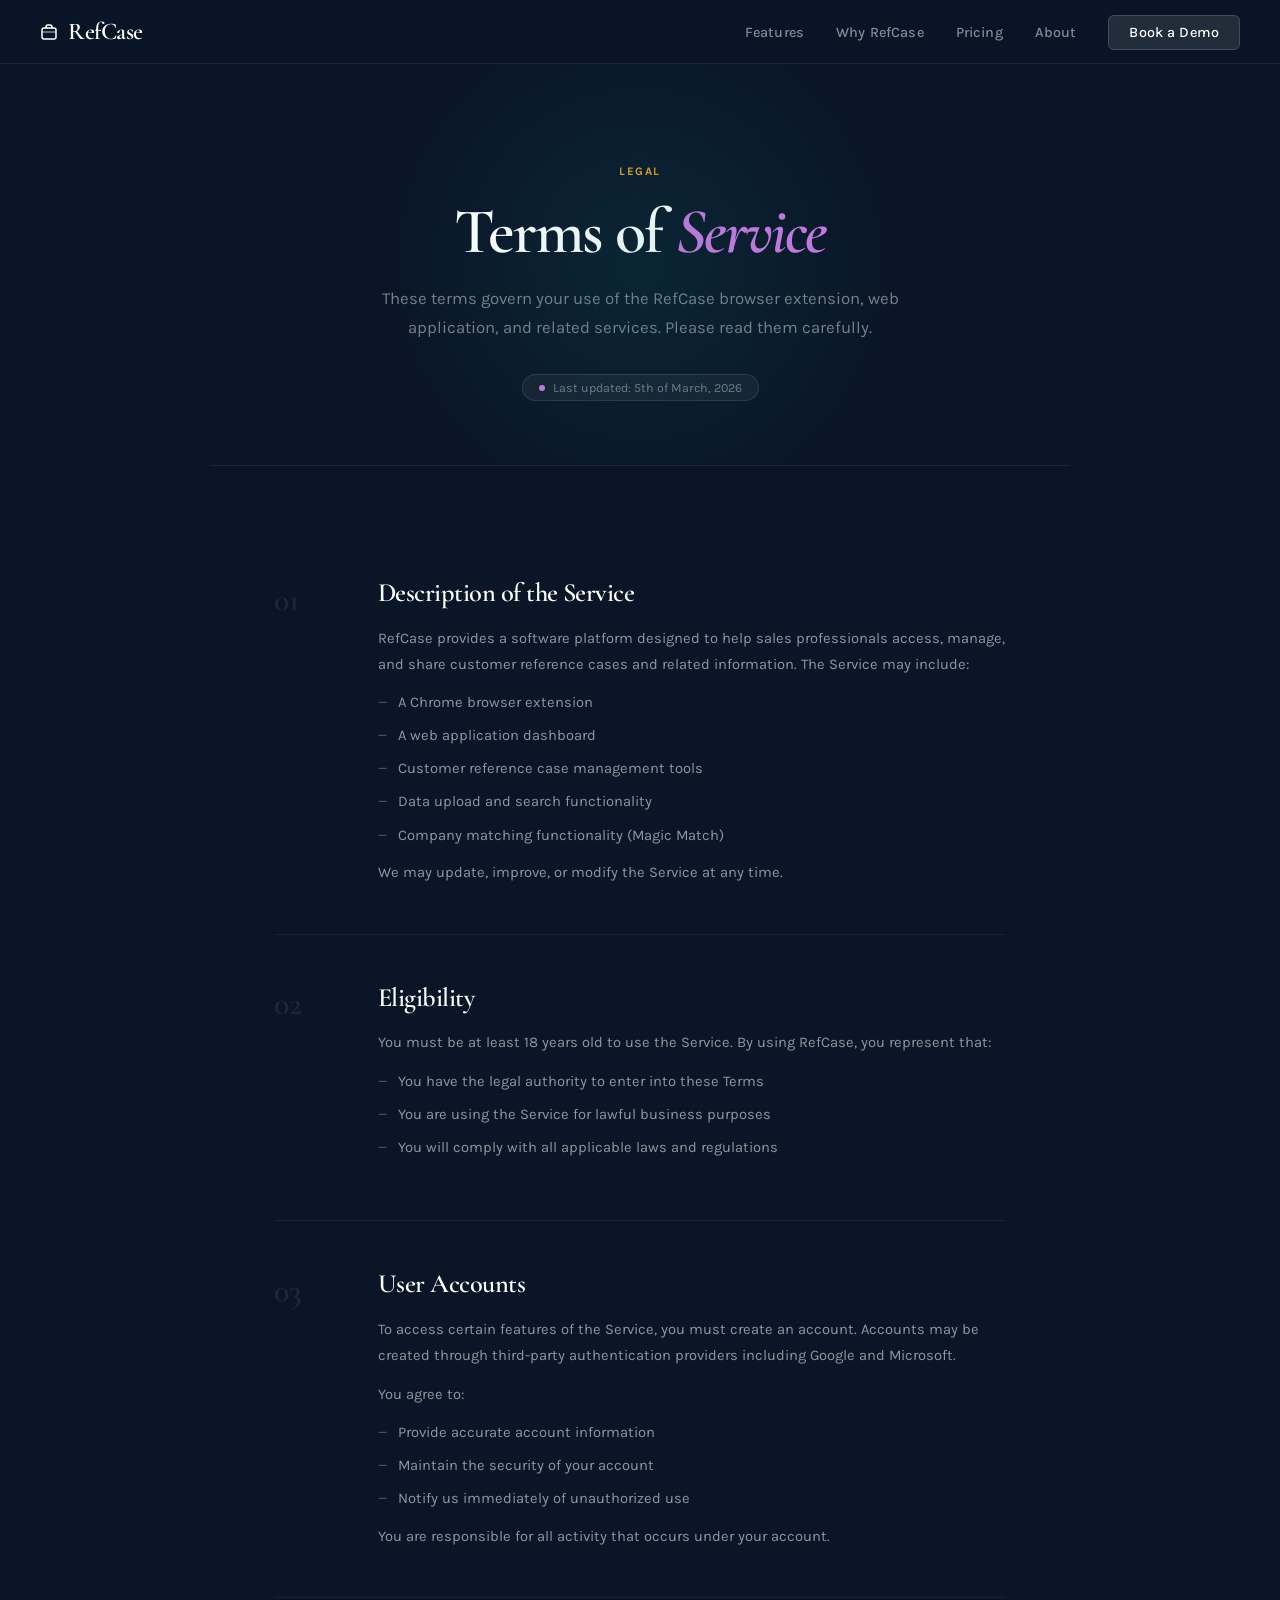
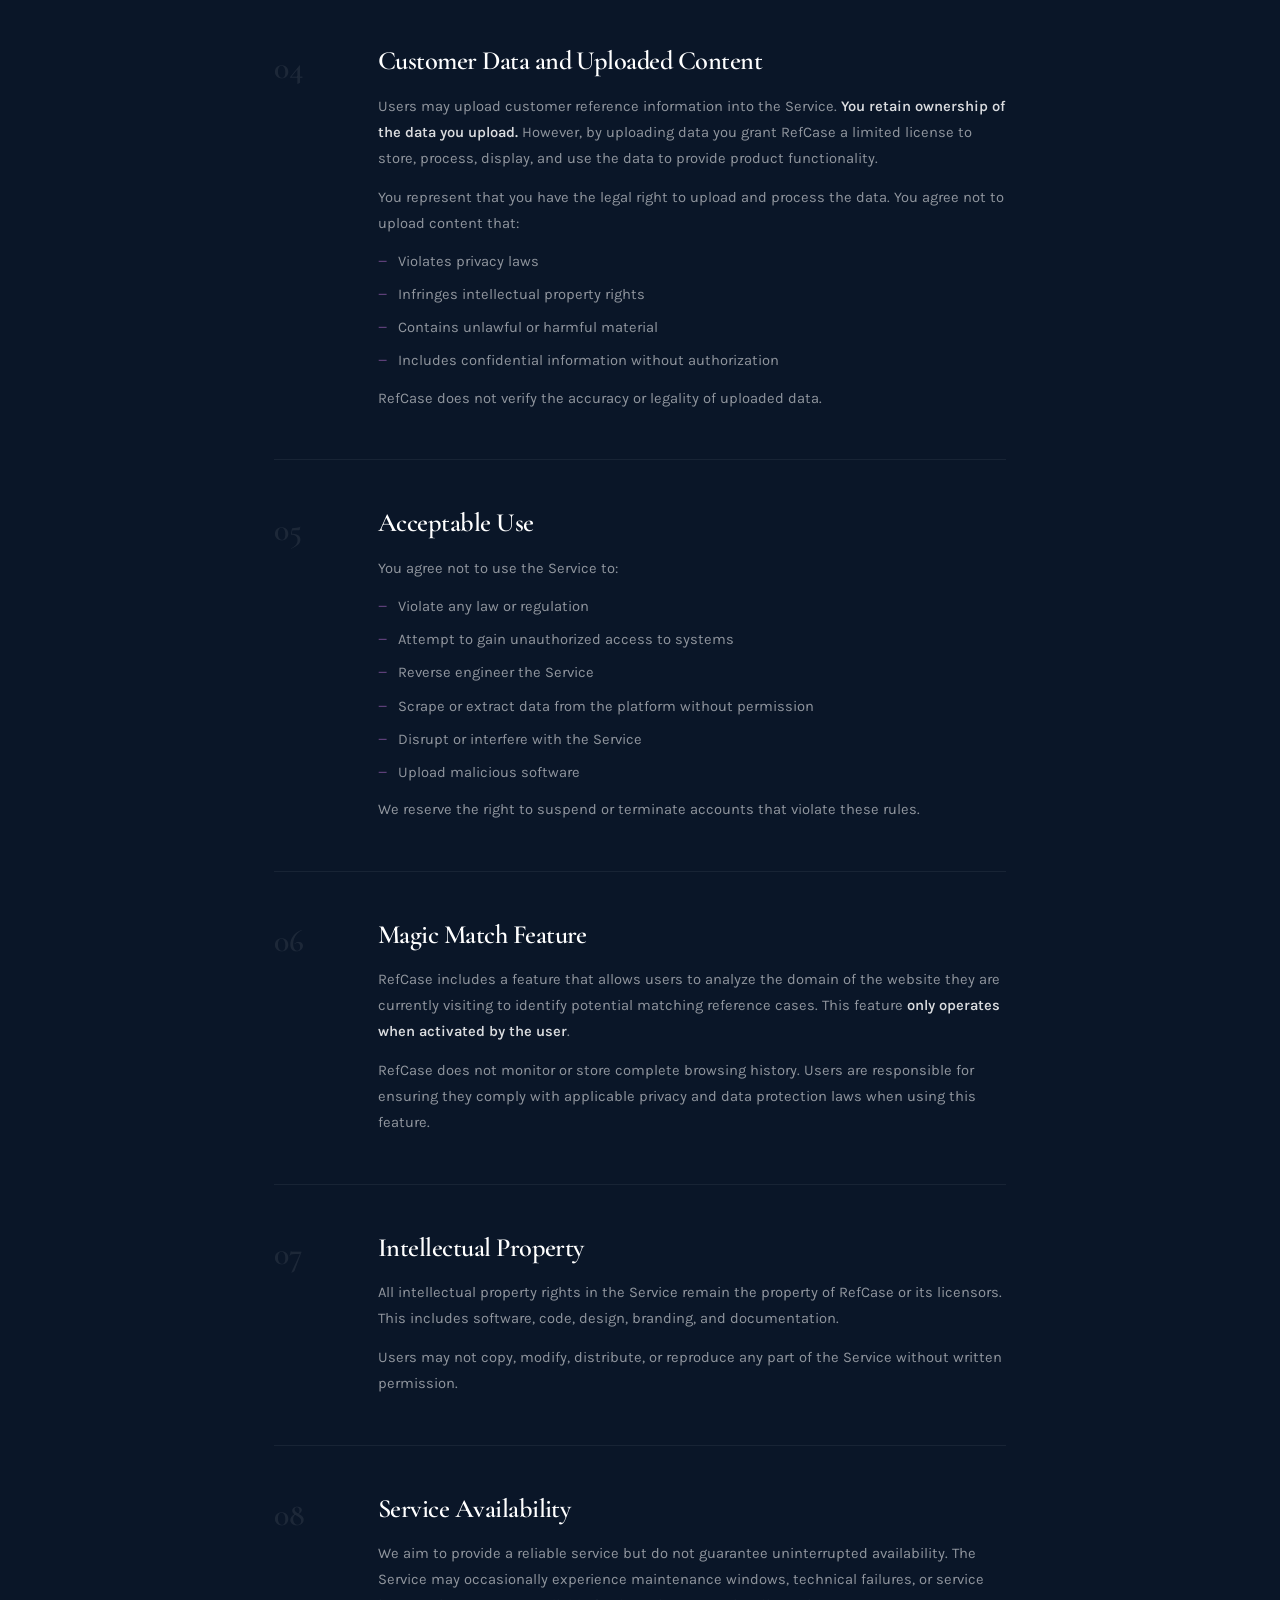
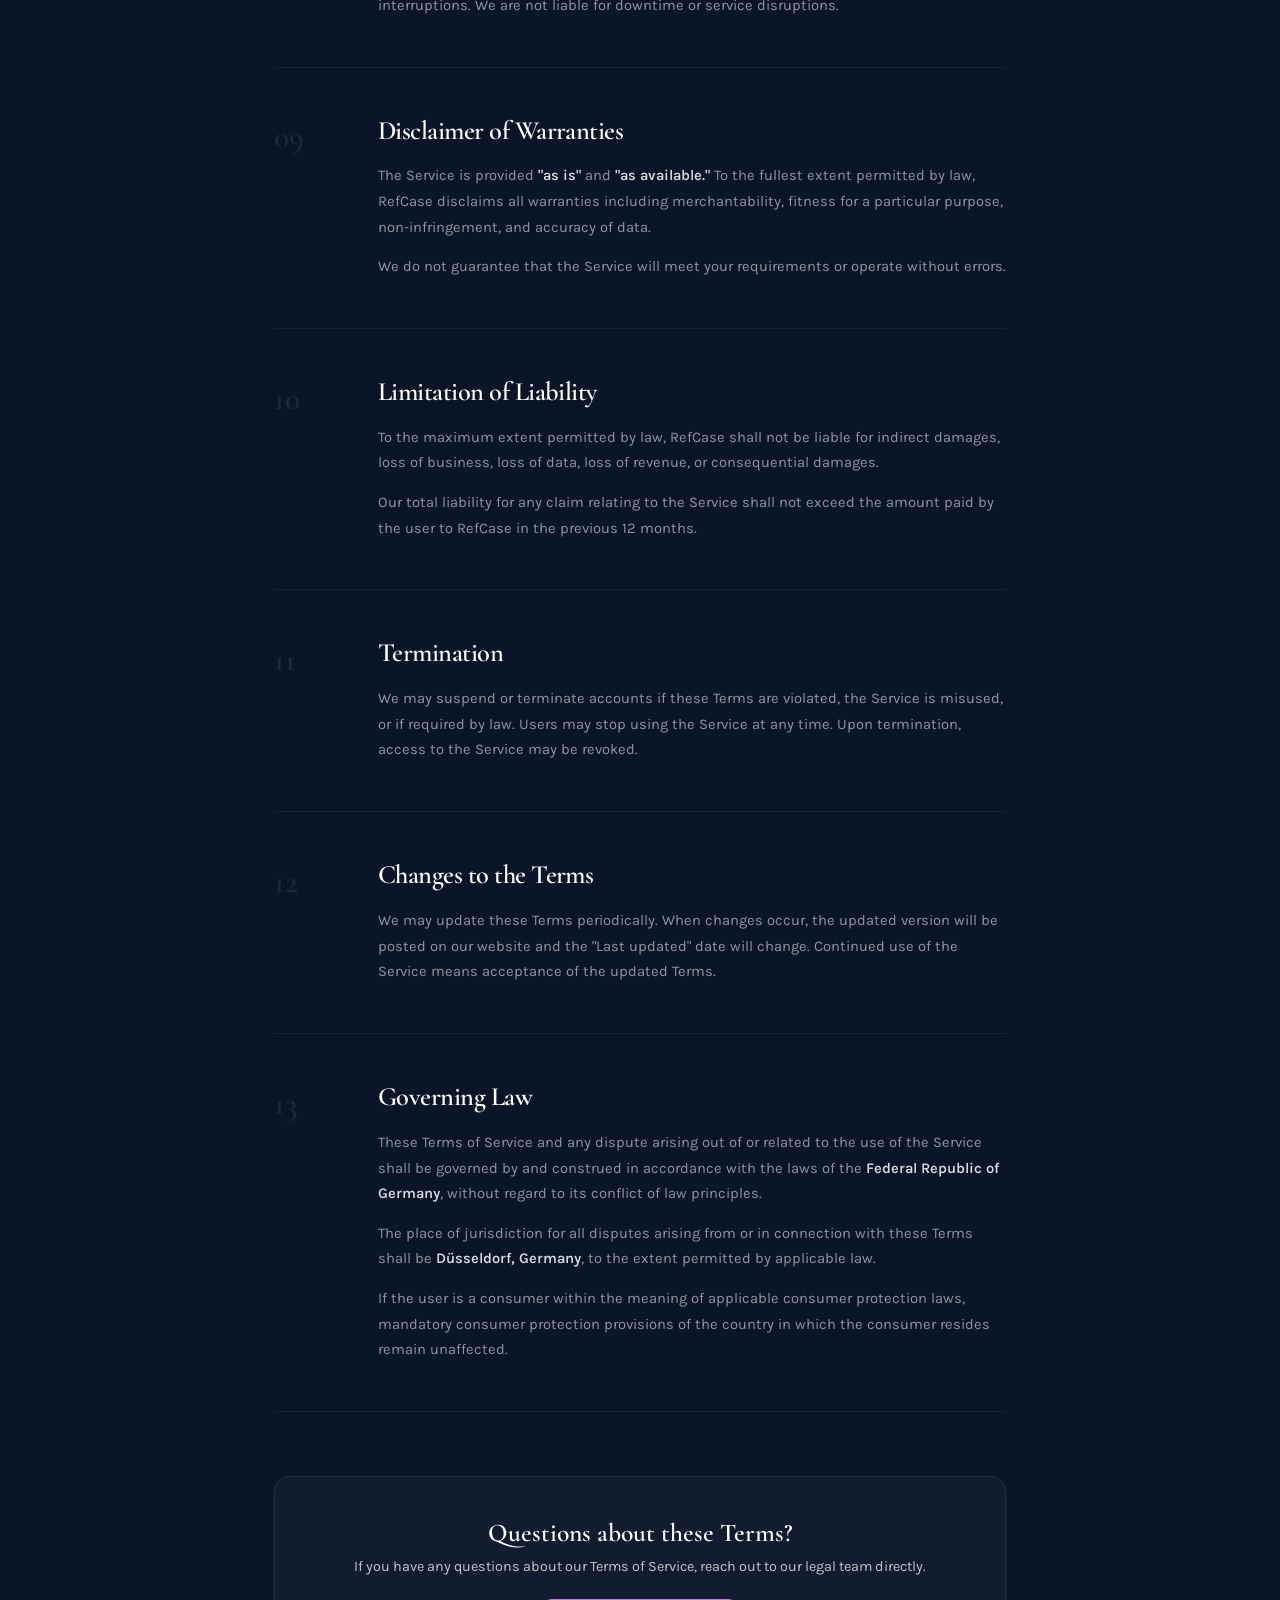
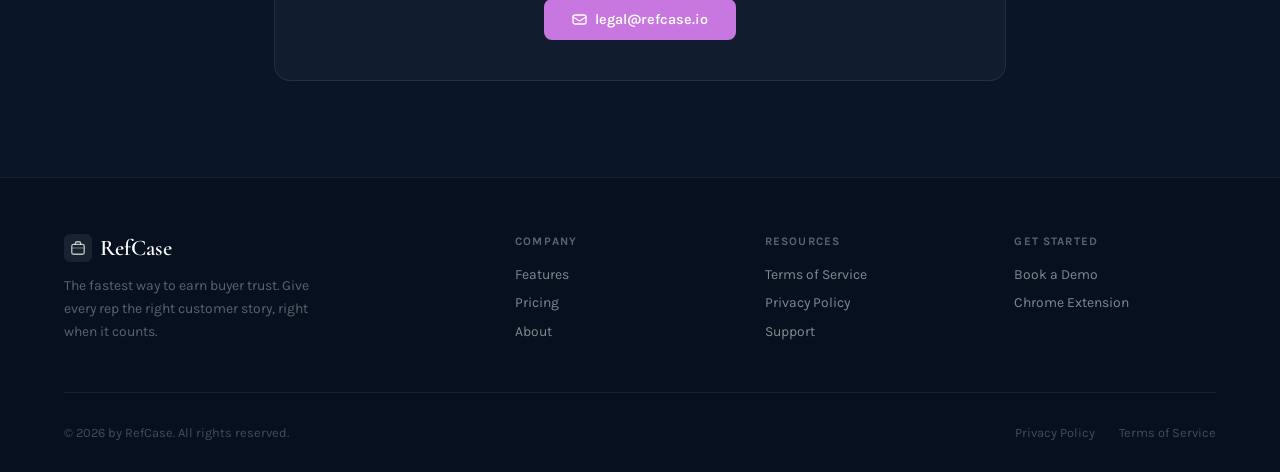
<file: terms.html>
<!DOCTYPE html>
<html lang="en">
<head>
  <meta charset="UTF-8" />
  <meta name="viewport" content="width=device-width, initial-scale=1.0" />
  <title>Terms of Service — RefCase</title>
  <meta name="description" content="The terms governing your use of the RefCase browser extension, web application, and related services." />
  <link rel="icon" href="favicon.ico" />
  <link rel="preconnect" href="https://fonts.googleapis.com" />
  <link rel="preconnect" href="https://fonts.gstatic.com" crossorigin />
  <link href="https://fonts.googleapis.com/css2?family=Cormorant+Garamond:ital,wght@0,300;0,400;0,500;0,600;0,700;1,300;1,400;1,600&family=Karla:wght@300;400;500;600;700&display=swap" rel="stylesheet" />
  <link rel="stylesheet" href="styles.css" />
  <style>
    /* ── Page-level overrides ── */
    body { background: var(--navy); color: rgba(255,255,255,0.75); }

    /* ── Hero ── */
    .pg-hero {
      padding: 6rem 4rem 4rem;
      max-width: 860px;
      margin: 0 auto;
      text-align: center;
      position: relative;
    }
    .pg-hero::before {
      content: '';
      position: absolute;
      top: 0; left: 50%;
      transform: translateX(-50%);
      width: 600px; height: 400px;
      background: radial-gradient(circle, rgba(13,148,136,0.12) 0%, transparent 70%);
      pointer-events: none;
    }
    .pg-eyebrow {
      display: inline-block;
      font-size: 0.72rem;
      font-weight: 700;
      letter-spacing: 0.14em;
      text-transform: uppercase;
      color: var(--amber);
      margin-bottom: 1.25rem;
    }
    .pg-hero h1 {
      font-family: 'Cormorant Garamond', serif;
      font-size: clamp(2.8rem, 5vw, 5rem);
      font-weight: 600;
      color: white;
      letter-spacing: -0.03em;
      line-height: 1.05;
      margin-bottom: 1.25rem;
    }
    .pg-hero h1 em { font-style: italic; color: var(--teal); }
    .pg-hero-sub {
      font-size: 1.05rem;
      color: rgba(255,255,255,0.45);
      line-height: 1.7;
      max-width: 540px;
      margin: 0 auto 2rem;
    }
    .pg-updated {
      display: inline-flex;
      align-items: center;
      gap: 8px;
      background: rgba(255,255,255,0.05);
      border: 1px solid rgba(255,255,255,0.1);
      border-radius: 100px;
      padding: 0.35rem 1rem;
      font-size: 0.78rem;
      color: rgba(255,255,255,0.4);
    }
    .pg-updated-dot {
      width: 6px; height: 6px;
      border-radius: 50%;
      background: var(--teal);
    }

    /* ── Divider ── */
    .pg-divider {
      width: 100%;
      height: 1px;
      background: rgba(255,255,255,0.07);
      max-width: 860px;
      margin: 0 auto;
    }

    /* ── Content body ── */
    .pg-body {
      max-width: 860px;
      margin: 0 auto;
      padding: 4rem 4rem 6rem;
    }

    /* Section blocks */
    .pg-section {
      display: grid;
      grid-template-columns: 72px 1fr;
      gap: 2rem;
      padding: 3rem 0;
      border-bottom: 1px solid rgba(255,255,255,0.06);
      opacity: 0;
      transform: translateY(16px);
      transition: opacity 0.5s ease, transform 0.5s ease;
    }
    .pg-section.visible { opacity: 1; transform: none; }
    .pg-section:last-child { border-bottom: none; }

    .pg-section-num {
      font-family: 'Cormorant Garamond', serif;
      font-size: 2rem;
      font-weight: 600;
      color: rgba(255,255,255,0.08);
      line-height: 1;
      padding-top: 0.35rem;
      user-select: none;
    }
    .pg-section-content h2 {
      font-family: 'Cormorant Garamond', serif;
      font-size: 1.65rem;
      font-weight: 600;
      color: white;
      letter-spacing: -0.02em;
      margin-bottom: 1rem;
      line-height: 1.2;
    }
    .pg-section-content p {
      font-size: 0.92rem;
      color: rgba(255,255,255,0.55);
      line-height: 1.75;
      margin-bottom: 0.85rem;
    }
    .pg-section-content p:last-child { margin-bottom: 0; }
    .pg-section-content ul {
      list-style: none;
      display: flex;
      flex-direction: column;
      gap: 0.55rem;
      margin: 0.75rem 0;
    }
    .pg-section-content ul li {
      font-size: 0.92rem;
      color: rgba(255,255,255,0.55);
      line-height: 1.65;
      padding-left: 1.25rem;
      position: relative;
    }
    .pg-section-content ul li::before {
      content: '—';
      position: absolute;
      left: 0;
      color: var(--teal);
      opacity: 0.6;
      font-size: 0.8rem;
    }
    .pg-section-content strong { color: rgba(255,255,255,0.85); font-weight: 600; }
    .pg-section-content a { color: var(--teal); text-decoration: underline; text-underline-offset: 3px; }
    .pg-section-content a:hover { color: #5eead4; }

    /* Rights grid */
    .pg-rights-grid {
      display: grid;
      grid-template-columns: 1fr 1fr;
      gap: 0.75rem;
      margin-top: 1rem;
    }
    .pg-right-pill {
      background: rgba(13,148,136,0.08);
      border: 1px solid rgba(13,148,136,0.18);
      border-radius: 10px;
      padding: 0.85rem 1rem;
    }
    .pg-right-pill-label {
      font-size: 0.72rem;
      font-weight: 700;
      text-transform: uppercase;
      letter-spacing: 0.1em;
      color: var(--teal);
      margin-bottom: 0.25rem;
    }
    .pg-right-pill p {
      font-size: 0.82rem !important;
      margin: 0 !important;
    }

    /* Contact block */
    .pg-contact-block {
      background: rgba(255,255,255,0.03);
      border: 1px solid rgba(255,255,255,0.08);
      border-radius: 16px;
      padding: 2.5rem;
      text-align: center;
      margin-top: 4rem;
    }
    .pg-contact-block h3 {
      font-family: 'Cormorant Garamond', serif;
      font-size: 1.6rem;
      font-weight: 600;
      color: white;
      margin-bottom: 0.6rem;
    }
    .pg-contact-block p { margin: 0 0 1.5rem; font-size: 0.9rem; }
    .pg-contact-email {
      display: inline-flex;
      align-items: center;
      gap: 0.5rem;
      background: var(--teal);
      color: white;
      padding: 0.75rem 1.75rem;
      border-radius: 8px;
      font-weight: 600;
      font-size: 0.9rem;
      font-family: 'Karla', sans-serif;
      text-decoration: none !important;
      transition: background 0.2s, transform 0.15s;
    }
    .pg-contact-email:hover { background: #0f9e92; transform: translateY(-2px); }

    /* ── Nav overrides for dark bg ── */
    .rc-nav {
      background: rgba(10,22,40,0.92);
      border-bottom-color: rgba(255,255,255,0.07);
    }
    .rc-nav-links a { color: rgba(255,255,255,0.5); }
    .rc-nav-links a:hover { color: white; }
    .rc-logo { color: white; }
    .rc-nav-cta { background: rgba(255,255,255,0.1) !important; color: white !important; border: 1px solid rgba(255,255,255,0.15); }
    .rc-nav-cta:hover { background: rgba(255,255,255,0.18) !important; }

    /* ── Footer tweaks ── */
    .rc-footer { border-top: 1px solid rgba(255,255,255,0.06); }

    @media (max-width: 700px) {
      .pg-hero { padding: 5rem 1.5rem 3rem; }
      .pg-body { padding: 3rem 1.5rem 5rem; }
      .pg-section { grid-template-columns: 1fr; gap: 0.5rem; }
      .pg-section-num { font-size: 1.2rem; }
      .pg-rights-grid { grid-template-columns: 1fr; }
    }
  </style>
</head>
<body>

  <!-- NAV -->
  <nav class="rc-nav">
    <a href="/" class="rc-logo">
      <div class="rc-logo-icon">
        <svg width="18" height="18" viewBox="0 0 18 18" fill="none">
          <rect x="2" y="5" width="14" height="11" rx="2" stroke="white" stroke-width="1.5" fill="none"/>
          <path d="M6 5V4C6 2.9 6.9 2 8 2H10C11.1 2 12 2.9 12 4V5" stroke="white" stroke-width="1.5" fill="none" stroke-linecap="round"/>
          <line x1="2" y1="9" x2="16" y2="9" stroke="white" stroke-width="1.5" stroke-opacity="0.5"/>
        </svg>
      </div>
      RefCase
    </a>
    <ul class="rc-nav-links">
      <li><a href="https://refcase.io/#how-it-works">Features</a></li>
      <li><a href="https://refcase.io/#problems">Why RefCase</a></li>
      <li><a href="https://www.refcase.io/pricing-plans/list">Pricing</a></li>
      <li><a href="https://refcase.io/about.html">About</a></li>
      <li><a href="https://www.refcase.io/contact-8" class="rc-nav-cta">Book a Demo</a></li>
    </ul>
  </nav>

  <!-- HERO -->
  <section class="pg-hero">
    <span class="pg-eyebrow">Legal</span>
    <h1>Terms of <em>Service</em></h1>
    <p class="pg-hero-sub">These terms govern your use of the RefCase browser extension, web application, and related services. Please read them carefully.</p>
    <div class="pg-updated">
      <div class="pg-updated-dot"></div>
      Last updated: 5th of March, 2026
    </div>
  </section>

  <div class="pg-divider"></div>

  <!-- CONTENT -->
  <div class="pg-body">

    <div class="pg-section">
      <div class="pg-section-num">01</div>
      <div class="pg-section-content">
        <h2>Description of the Service</h2>
        <p>RefCase provides a software platform designed to help sales professionals access, manage, and share customer reference cases and related information. The Service may include:</p>
        <ul>
          <li>A Chrome browser extension</li>
          <li>A web application dashboard</li>
          <li>Customer reference case management tools</li>
          <li>Data upload and search functionality</li>
          <li>Company matching functionality (Magic Match)</li>
        </ul>
        <p>We may update, improve, or modify the Service at any time.</p>
      </div>
    </div>

    <div class="pg-section">
      <div class="pg-section-num">02</div>
      <div class="pg-section-content">
        <h2>Eligibility</h2>
        <p>You must be at least 18 years old to use the Service. By using RefCase, you represent that:</p>
        <ul>
          <li>You have the legal authority to enter into these Terms</li>
          <li>You are using the Service for lawful business purposes</li>
          <li>You will comply with all applicable laws and regulations</li>
        </ul>
      </div>
    </div>

    <div class="pg-section">
      <div class="pg-section-num">03</div>
      <div class="pg-section-content">
        <h2>User Accounts</h2>
        <p>To access certain features of the Service, you must create an account. Accounts may be created through third-party authentication providers including Google and Microsoft.</p>
        <p>You agree to:</p>
        <ul>
          <li>Provide accurate account information</li>
          <li>Maintain the security of your account</li>
          <li>Notify us immediately of unauthorized use</li>
        </ul>
        <p>You are responsible for all activity that occurs under your account.</p>
      </div>
    </div>

    <div class="pg-section">
      <div class="pg-section-num">04</div>
      <div class="pg-section-content">
        <h2>Customer Data and Uploaded Content</h2>
        <p>Users may upload customer reference information into the Service. <strong>You retain ownership of the data you upload.</strong> However, by uploading data you grant RefCase a limited license to store, process, display, and use the data to provide product functionality.</p>
        <p>You represent that you have the legal right to upload and process the data. You agree not to upload content that:</p>
        <ul>
          <li>Violates privacy laws</li>
          <li>Infringes intellectual property rights</li>
          <li>Contains unlawful or harmful material</li>
          <li>Includes confidential information without authorization</li>
        </ul>
        <p>RefCase does not verify the accuracy or legality of uploaded data.</p>
      </div>
    </div>

    <div class="pg-section">
      <div class="pg-section-num">05</div>
      <div class="pg-section-content">
        <h2>Acceptable Use</h2>
        <p>You agree not to use the Service to:</p>
        <ul>
          <li>Violate any law or regulation</li>
          <li>Attempt to gain unauthorized access to systems</li>
          <li>Reverse engineer the Service</li>
          <li>Scrape or extract data from the platform without permission</li>
          <li>Disrupt or interfere with the Service</li>
          <li>Upload malicious software</li>
        </ul>
        <p>We reserve the right to suspend or terminate accounts that violate these rules.</p>
      </div>
    </div>

    <div class="pg-section">
      <div class="pg-section-num">06</div>
      <div class="pg-section-content">
        <h2>Magic Match Feature</h2>
        <p>RefCase includes a feature that allows users to analyze the domain of the website they are currently visiting to identify potential matching reference cases. This feature <strong>only operates when activated by the user</strong>.</p>
        <p>RefCase does not monitor or store complete browsing history. Users are responsible for ensuring they comply with applicable privacy and data protection laws when using this feature.</p>
      </div>
    </div>

    <div class="pg-section">
      <div class="pg-section-num">07</div>
      <div class="pg-section-content">
        <h2>Intellectual Property</h2>
        <p>All intellectual property rights in the Service remain the property of RefCase or its licensors. This includes software, code, design, branding, and documentation.</p>
        <p>Users may not copy, modify, distribute, or reproduce any part of the Service without written permission.</p>
      </div>
    </div>

    <div class="pg-section">
      <div class="pg-section-num">08</div>
      <div class="pg-section-content">
        <h2>Service Availability</h2>
        <p>We aim to provide a reliable service but do not guarantee uninterrupted availability. The Service may occasionally experience maintenance windows, technical failures, or service interruptions. We are not liable for downtime or service disruptions.</p>
      </div>
    </div>

    <div class="pg-section">
      <div class="pg-section-num">09</div>
      <div class="pg-section-content">
        <h2>Disclaimer of Warranties</h2>
        <p>The Service is provided <strong>"as is"</strong> and <strong>"as available."</strong> To the fullest extent permitted by law, RefCase disclaims all warranties including merchantability, fitness for a particular purpose, non-infringement, and accuracy of data.</p>
        <p>We do not guarantee that the Service will meet your requirements or operate without errors.</p>
      </div>
    </div>

    <div class="pg-section">
      <div class="pg-section-num">10</div>
      <div class="pg-section-content">
        <h2>Limitation of Liability</h2>
        <p>To the maximum extent permitted by law, RefCase shall not be liable for indirect damages, loss of business, loss of data, loss of revenue, or consequential damages.</p>
        <p>Our total liability for any claim relating to the Service shall not exceed the amount paid by the user to RefCase in the previous 12 months.</p>
      </div>
    </div>

    <div class="pg-section">
      <div class="pg-section-num">11</div>
      <div class="pg-section-content">
        <h2>Termination</h2>
        <p>We may suspend or terminate accounts if these Terms are violated, the Service is misused, or if required by law. Users may stop using the Service at any time. Upon termination, access to the Service may be revoked.</p>
      </div>
    </div>

    <div class="pg-section">
      <div class="pg-section-num">12</div>
      <div class="pg-section-content">
        <h2>Changes to the Terms</h2>
        <p>We may update these Terms periodically. When changes occur, the updated version will be posted on our website and the "Last updated" date will change. Continued use of the Service means acceptance of the updated Terms.</p>
      </div>
    </div>

    <div class="pg-section">
      <div class="pg-section-num">13</div>
      <div class="pg-section-content">
        <h2>Governing Law</h2>
        <p>These Terms of Service and any dispute arising out of or related to the use of the Service shall be governed by and construed in accordance with the laws of the <strong>Federal Republic of Germany</strong>, without regard to its conflict of law principles.</p>
        <p>The place of jurisdiction for all disputes arising from or in connection with these Terms shall be <strong>Düsseldorf, Germany</strong>, to the extent permitted by applicable law.</p>
        <p>If the user is a consumer within the meaning of applicable consumer protection laws, mandatory consumer protection provisions of the country in which the consumer resides remain unaffected.</p>
      </div>
    </div>

    <!-- Contact -->
    <div class="pg-contact-block">
      <h3>Questions about these Terms?</h3>
      <p>If you have any questions about our Terms of Service, reach out to our legal team directly.</p>
      <a href="mailto:legal@refcase.io" class="pg-contact-email">
        <svg width="15" height="15" viewBox="0 0 15 15" fill="none">
          <rect x="1" y="3" width="13" height="9" rx="2" stroke="white" stroke-width="1.3" fill="none"/>
          <path d="M1 5l6.5 4L14 5" stroke="white" stroke-width="1.3" stroke-linecap="round"/>
        </svg>
        legal@refcase.io
      </a>
    </div>

  </div>

  <!-- FOOTER -->
  <footer class="rc-footer">
    <div class="rc-footer-top">
      <div class="rc-footer-brand">
        <div class="rc-footer-logo">
          <div class="rc-footer-logo-icon">
            <svg width="16" height="16" viewBox="0 0 18 18" fill="none">
              <rect x="2" y="5" width="14" height="11" rx="2" stroke="white" stroke-width="1.5" fill="none" stroke-opacity="0.7"/>
              <path d="M6 5V4C6 2.9 6.9 2 8 2H10C11.1 2 12 2.9 12 4V5" stroke="white" stroke-width="1.5" fill="none" stroke-linecap="round" stroke-opacity="0.7"/>
              <line x1="2" y1="9" x2="16" y2="9" stroke="white" stroke-width="1.5" stroke-opacity="0.3"/>
            </svg>
          </div>
          RefCase
        </div>
        <p>The fastest way to earn buyer trust. Give every rep the right customer story, right when it counts.</p>
      </div>
      <div class="rc-footer-col">
        <h4>Company</h4>
        <ul>
          <li><a href="https://www.refcase.io">Features</a></li>
          <li><a href="https://www.refcase.io/pricing-plans/list">Pricing</a></li>
          <li><a href="https://refcase.io/about.html">About</a></li>
        </ul>
      </div>
      <div class="rc-footer-col">
        <h4>Resources</h4>
        <ul>
          <li><a href="https://refcase.io/terms.html">Terms of Service</a></li>
          <li><a href="https://refcase.io/privacy.html">Privacy Policy</a></li>
          <li><a href="https://refcase.io/support.html">Support</a></li>
        </ul>
      </div>
      <div class="rc-footer-col">
        <h4>Get Started</h4>
        <ul>
          <li><a href="https://www.refcase.io/contact-8">Book a Demo</a></li>
          <li><a href="https://chromewebstore.google.com/detail/refcase/ggefjeapiijanpcfjkcicklagkjidnmf">Chrome Extension</a></li>
        </ul>
      </div>
    </div>
    <div class="rc-footer-bottom">
      <div class="rc-footer-copy">© 2026 by RefCase. All rights reserved.</div>
      <div class="rc-footer-legal">
        <a href="https://refcase.io/privacy.html">Privacy Policy</a>
        <a href="https://refcase.io/terms.html">Terms of Service</a>
      </div>
    </div>
  </footer>

  <script>
    // Scroll-triggered fade-in for sections
    const sections = document.querySelectorAll('.pg-section');
    const obs = new IntersectionObserver((entries) => {
      entries.forEach((e, i) => {
        if (e.isIntersecting) {
          setTimeout(() => e.target.classList.add('visible'), i * 60);
          obs.unobserve(e.target);
        }
      });
    }, { threshold: 0.08 });
    sections.forEach(s => obs.observe(s));

    // Nav shadow on scroll
    const nav = document.querySelector('.rc-nav');
    window.addEventListener('scroll', () => {
      nav.style.boxShadow = window.scrollY > 20 ? '0 2px 32px rgba(0,0,0,0.3)' : 'none';
    }, { passive: true });
  </script>
</body>
</html>
</file>
<file: styles.css>
/* =========================================================
   RefCase â€” styles.css
   GitHub Pages ready Â· no build tools required
   ========================================================= */

/* --- Reset & Base --- */
*, *::before, *::after { box-sizing: border-box; margin: 0; padding: 0; }
html { -webkit-text-size-adjust: 100%; scroll-behavior: smooth; }
body {
  -webkit-font-smoothing: antialiased;
  font-family: 'Karla', system-ui, sans-serif;
  background: var(--cream);
  color: var(--text-body);
  overflow-x: hidden;
}
img, svg, video { display: block; max-width: 100%; }
a { color: inherit; text-decoration: inherit; }
ul, ol { list-style: none; }
button { font: inherit; cursor: pointer; border: none; background: none; }

/* --- Design Tokens --- */
:root {
  --navy:        #0a1628;
  --navy-mid:    #142240;
  --navy-light:  #1e3a5f;
  --amber:       #e8a020;
  --amber-light: #f5c55a;
  --teal:        #c877e1;
  --cream:       #faf7f2;
  --cream-dark:  #f0ebe1;
  --slate:       #647491;
  --slate-light: #9aaabb;
  --white:       #ffffff;
  --text-dark:   #0a1628;
  --text-body:   #334155;
}

/* --- Animations --- */
@keyframes fadeSlideUp {
  from { opacity: 0; transform: translateY(20px); }
  to   { opacity: 1; transform: translateY(0); }
}
@keyframes pulse {
  0%, 100% { opacity: 1; transform: scale(1); }
  50%       { opacity: 0.5; transform: scale(0.8); }
}

/* =========================================================
   NAV
   ========================================================= */
.rc-nav {
  position: sticky;
  top: 0;
  z-index: 100;
  background: rgba(250,247,242,0.92);
  backdrop-filter: blur(12px);
  border-bottom: 1px solid rgba(10,22,40,0.08);
  padding:  16px 40px;
  display: flex;
  align-items: center;
  justify-content: space-between;
  height: 64px;
}
.rc-logo {
  display: flex;
  align-items: center;
  gap: 10px;
  font-family: 'Cormorant Garamond', serif;
  font-size: 1.5rem;
  font-weight: 600;
  color: var(--navy);
  letter-spacing: -0.02em;
}
.rc-logo-img {
  height: 32px; /* adjust as needed */
  width: auto;
  display: block;
}
.rc-nav-links {
  display: flex;
  align-items: center;
  gap: 2rem;
}
.rc-nav-links a {
  color: var(--slate);
  font-size: 0.9rem;
  font-weight: 500;
  letter-spacing: 0.01em;
  transition: color 0.2s;
}
.rc-nav-links a:hover { color: var(--navy); }
.rc-nav-cta {
  background: var(--navy) !important;
  color: var(--cream) !important;
  padding: 0.5rem 1.25rem;
  border-radius: 6px;
  transition: background 0.2s, transform 0.15s !important;
}
.rc-nav-cta:hover {
  background: var(--navy-light) !important;
  transform: translateY(-1px);
}

/* =========================================================
   HERO
   ========================================================= */
.rc-hero {
  min-height: 90vh;
  display: grid;
  grid-template-columns: 1fr 1fr;
  position: relative;
  overflow: hidden;
  align-items: center;
}
.rc-hero-left {
  padding: 5rem 3rem 5rem 4rem;
  display: flex;
  flex-direction: column;
  justify-content: center;
  position: relative;
  z-index: 2;
}
.rc-hero-tag {
  display: inline-flex;
  align-items: center;
  gap: 8px;
  background: rgba(232,160,32,0.12);
  border: 1px solid rgba(232,160,32,0.3);
  color: #a06b00;
  font-size: 0.78rem;
  font-weight: 600;
  letter-spacing: 0.1em;
  text-transform: uppercase;
  padding: 0.35rem 0.9rem;
  border-radius: 100px;
  margin-bottom: 1.75rem;
  width: fit-content;
  animation: fadeSlideUp 0.6s ease both;
}
.rc-hero-tag-dot {
  width: 6px;
  height: 6px;
  background: var(--amber);
  border-radius: 50%;
  animation: pulse 2s ease-in-out infinite;
}
.rc-hero-h1 {
  font-family: 'Cormorant Garamond', serif;
  font-size: clamp(3rem, 5.5vw, 5.5rem);
  font-weight: 600;
  line-height: 1.05;
  color: var(--navy);
  letter-spacing: -0.03em;
  margin-bottom: 1.5rem;
  animation: fadeSlideUp 0.6s 0.1s ease both;
}
.rc-hero-h1 em { font-style: italic; color: var(--teal); }
.rc-hero-sub {
  font-size: 1.15rem;
  line-height: 1.7;
  color: var(--slate);
  max-width: 460px;
  margin-bottom: 2.5rem;
  animation: fadeSlideUp 0.6s 0.2s ease both;
}
.rc-hero-actions {
  display: flex;
  align-items: center;
  gap: 1rem;
  flex-wrap: wrap;
  animation: fadeSlideUp 0.6s 0.3s ease both;
}
.rc-btn-primary {
  background: var(--navy);
  color: var(--cream);
  padding: 0.85rem 2rem;
  border-radius: 8px;
  font-size: 0.95rem;
  font-weight: 600;
  font-family: 'Karla', sans-serif;
  letter-spacing: 0.01em;
  transition: background 0.2s, transform 0.15s, box-shadow 0.2s;
  display: inline-block;
}
.rc-btn-primary:hover {
  background: var(--navy-light);
  transform: translateY(-2px);
  box-shadow: 0 8px 24px rgba(10,22,40,0.2);
}
.rc-btn-secondary {
  background: transparent;
  color: var(--navy);
  padding: 0.85rem 2rem;
  border-radius: 8px;
  font-size: 0.95rem;
  font-weight: 600;
  font-family: 'Karla', sans-serif;
  border: 1.5px solid rgba(10,22,40,0.2);
  transition: border-color 0.2s, background 0.2s;
  display: inline-flex;
  align-items: center;
  gap: 0.5rem;
}
.rc-btn-secondary:hover {
  border-color: var(--navy);
  background: rgba(10,22,40,0.04);
}
.rc-hero-social-proof {
  margin-top: 3rem;
  display: flex;
  align-items: center;
  gap: 1rem;
  animation: fadeSlideUp 0.6s 0.4s ease both;
}
.rc-avatars { display: flex; }
.rc-avatar {
  width: 32px;
  height: 32px;
  border-radius: 50%;
  border: 2px solid var(--cream);
  margin-left: -8px;
  font-size: 0.7rem;
  font-weight: 700;
  display: flex;
  align-items: center;
  justify-content: center;
  color: white;
}
.rc-avatars .rc-avatar:first-child { margin-left: 0; }
.rc-social-text { font-size: 0.82rem; color: var(--slate); line-height: 1.4; }
.rc-social-text strong { color: var(--navy); font-weight: 600; }

/* Hero Right */
.rc-hero-right {
  display: flex;
  position: relative;
  align-items: center;
  justify-content: center;
  align-self: stretch;        /* ← fills the full grid row */
  min-height: 90vh;           /* ← fallback to match hero height */
  background: radial-gradient(
      circle at 70% 30%,
      rgba(168, 85, 247, 0.25),
      transparent 40%
    ),
    linear-gradient(
      135deg,
      #0b1a3a 0%,
      #1b2a6b 50%,
      #3b1d5a 100%
    );
}
.rc-demo {
  width: 100%;
  max-width: 460px;
  background: rgba(255,255,255,0.06);
  border-radius: 14px;
  padding: 1.25rem;
  position: relative;
  z-index: 2;
}
.rc-hero-bg-dots {
  position: absolute;
  inset: 0;
  background-image: radial-gradient(circle, rgba(255,255,255,0.04) 1px, transparent 1px);
  background-size: 32px 32px;
}
.rc-hero-bg-glow {
  position: absolute;
  width: 400px;
  height: 400px;
  background: radial-gradient(circle, rgba(139,92,246,0.25) 0%, transparent 70%);
  top: -120px;
  right: -120px;
  pointer-events: none;
}
.rc-hero-bg-glow2 {
  position: absolute;
  width: 300px;
  height: 300px;
  background: radial-gradient(circle, rgba(59,130,246,0.2) 0%, transparent 70%);
  bottom: -80px;
  left: -80px;
  pointer-events: none;
}

/* Dashboard Mockup */
.rc-mock-wrap {
  background: linear-gradient(135deg, #0b1a3a 0%, #1b2a6b 50%, #3b1d5a 100%);
  border-radius: 20px;
  padding: 3px;
  max-width: 440px;
  margin: 0 auto;
}
.rc-mock {
  background: #f8f7ff;
  border-radius: 18px;
  overflow: hidden;
  font-family: 'Karla', sans-serif;
}
.rc-mock-nav {
  background: white;
  border-bottom: 0.5px solid #e8e6f0;
  padding: 10px 14px;
  display: flex;
  align-items: center;
  justify-content: space-between;
}
.rc-mock-brand {
  display: flex;
  align-items: center;
  gap: 6px;
  font-size: 13px;
  font-weight: 500;
  color: #1a1040;
}
.rc-mock-brand-icon {
  width: 20px;
  height: 20px;
  background: linear-gradient(135deg, #7c3aed, #a855f7);
  border-radius: 5px;
  display: flex;
  align-items: center;
  justify-content: center;
}
.rc-mock-nav-links {
  display: flex;
  gap: 14px;
  align-items: center;
}
.rc-mock-nav-links span { font-size: 11px; color: #888; }
.rc-mock-nav-links span.active { color: #7c3aed; font-weight: 500; }
.rc-mock-body {
  padding: 14px;
  display: flex;
  flex-direction: column;
  gap: 10px;
}
.rc-mock-search-row { display: flex; gap: 6px; }
.rc-mock-input {
  flex: 1;
  border: 1px solid #e0ddf0;
  border-radius: 8px;
  padding: 7px 10px;
  font-size: 12px;
  color: #aaa;
  background: white;
  display: flex;
  align-items: center;
  gap: 6px;
}
.rc-mock-magic {
  background: linear-gradient(135deg, #6366f1, #a855f7);
  color: white;
  border-radius: 8px;
  padding: 7px 11px;
  font-size: 11px;
  font-weight: 500;
  display: flex;
  align-items: center;
  gap: 5px;
  white-space: nowrap;
}
.rc-mock-clear {
  border: 1px solid #e0ddf0;
  border-radius: 8px;
  padding: 7px 9px;
  font-size: 11px;
  color: #888;
  background: white;
}
.rc-mock-match-bar {
  background: rgba(232,160,32,0.08);
  border: 1px solid rgba(232,160,32,0.25);
  border-radius: 8px;
  padding: 7px 10px;
  display: flex;
  align-items: center;
  gap: 6px;
  font-size: 11px;
  color: #666;
}
.rc-mock-match-dot {
  width: 6px; height: 6px;
  border-radius: 50%;
  background: #e8a020;
  flex-shrink: 0;
}
.rc-mock-match-badge {
  margin-left: auto;
  background: rgba(232,160,32,0.15);
  color: #a06b00;
  font-size: 10px;
  font-weight: 600;
  padding: 2px 7px;
  border-radius: 100px;
  border: 1px solid rgba(232,160,32,0.3);
}
.rc-mock-filters { display: flex; gap: 5px; flex-wrap: wrap; }
.rc-mock-filter {
  font-size: 10px;
  padding: 3px 9px;
  border-radius: 100px;
  border: 1px solid #e0ddf0;
  background: white;
  color: #888;
  display: flex;
  align-items: center;
  gap: 3px;
}
.rc-mock-filter.active {
  background: rgba(124,58,237,0.08);
  border-color: rgba(124,58,237,0.3);
  color: #7c3aed;
}
.rc-mock-section-row { display: flex; justify-content: space-between; align-items: center; }
.rc-mock-section-label {
  font-size: 11px;
  font-weight: 500;
  color: #888;
  text-transform: uppercase;
  letter-spacing: 0.05em;
}
.rc-mock-sort { font-size: 10px; color: #aaa; }
.rc-card {
  background: white;
  border: 1px solid #eeeaf8;
  border-radius: 12px;
  padding: 11px 13px;
  display: flex;
  flex-direction: column;
  gap: 7px;
  transition: border-color 0.15s;
}
.rc-card:hover { border-color: #c4b5fd; }
.rc-card-top { display: flex; align-items: center; gap: 9px; }
.rc-card-logo {
  width: 32px; height: 32px;
  border-radius: 8px;
  display: flex;
  align-items: center;
  justify-content: center;
  font-size: 11px;
  font-weight: 700;
  color: white;
  flex-shrink: 0;
}
.rc-card-info { flex: 1; min-width: 0; }
.rc-card-name { font-size: 13px; font-weight: 500; color: #1a1040; }
.rc-card-sub { font-size: 11px; color: #999; margin-top: 1px; }
.rc-card-heart {
  width: 26px; height: 26px;
  border-radius: 50%;
  border: 1px solid #eeeaf8;
  display: flex;
  align-items: center;
  justify-content: center;
  flex-shrink: 0;
}
.rc-card-tags { display: flex; gap: 5px; flex-wrap: wrap; }
.rc-tag {
  font-size: 10px;
  padding: 2px 8px;
  border-radius: 100px;
  font-weight: 500;
}
.rc-tag.green { background: rgba(16,185,129,0.1); color: #065f46; border: 1px solid rgba(16,185,129,0.2); }
.rc-tag.pink  { background: rgba(236,72,153,0.1);  color: #9d174d; border: 1px solid rgba(236,72,153,0.2); }
.rc-tag.blue  { background: rgba(59,130,246,0.1);  color: #1e40af; border: 1px solid rgba(59,130,246,0.2); }
.rc-card-footer {
  display: flex;
  justify-content: space-between;
  align-items: center;
  padding-top: 4px;
  border-top: 0.5px solid #f0edf8;
}
.rc-card-meta { font-size: 10px; color: #bbb; display: flex; gap: 10px; }
.rc-card-copy {
  width: 22px; height: 22px;
  border-radius: 5px;
  border: 1px solid #e8e4f5;
  display: flex;
  align-items: center;
  justify-content: center;
}
.rc-card-score {
  font-size: 10px;
  font-weight: 700;
  padding: 2px 7px;
  border-radius: 100px;
}
.rc-card-score.high { background: rgba(16,185,129,0.12); color: #065f46; }
.rc-card-score.mid  { background: rgba(232,160,32,0.12);  color: #92400e; }

/* SECTION HEADER */
.rc-db-section {
  display: flex;
  justify-content: space-between;
  font-size: 0.75rem;
  color: rgba(255,255,255,0.7);
  margin-bottom: 0.6rem;
}

.rc-db-sort {
  opacity: 0.6;
}

/* CARDS */
.rc-db-cards {
  display: flex;
  flex-direction: column;
  gap: 0.6rem;
}

.rc-db-card {
  background: rgba(255,255,255,0.05);
  border: 1px solid rgba(255,255,255,0.08);
  border-radius: 10px;
  padding: 0.75rem;
}

/* CARD HEADER */
.rc-db-card-header {
  display: flex;
  gap: 0.5rem;
  align-items: center;
  margin-bottom: 0.3rem;
}

.rc-db-logo {
  width: 28px;
  height: 28px;
  border-radius: 6px;
  background: #f59e0b;
  display: flex;
  align-items: center;
  justify-content: center;
  font-size: 0.7rem;
  font-weight: 700;
}

.rc-db-logo.lego {
  background: #ef4444;
}

/* TEXT */
.rc-db-card-title {
  font-size: 0.8rem;
  font-weight: 600;
  color: white;
}

.rc-db-card-sub {
  font-size: 0.65rem;
  color: rgba(255,255,255,0.5);
}

.rc-db-desc {
  font-size: 0.7rem;
  color: rgba(255,255,255,0.6);
  margin: 0.4rem 0;
}

/* TAGS */
.rc-db-tags {
  display: flex;
  gap: 0.3rem;
  flex-wrap: wrap;
  margin-bottom: 0.3rem;
}

.rc-db-tags span {
  font-size: 0.6rem;
  padding: 0.15rem 0.5rem;
  border-radius: 999px;
}

.rc-db-tags .green {
  background: rgba(16,185,129,0.15);
  color: #6ee7b7;
}

.rc-db-tags .pink {
  background: rgba(236,72,153,0.15);
  color: #f9a8d4;
}

/* META */
.rc-db-meta {
  font-size: 0.65rem;
  color: rgba(255,255,255,0.4);
  display: flex;
  gap: 0.5rem;
}

.rc-dashboard {
  width: 100%;
  max-width: 520px;

  background: rgba(255,255,255,0.08);
  backdrop-filter: blur(20px);
  -webkit-backdrop-filter: blur(18px);

  border: 1px solid rgba(255,255,255,0.18);
  border-radius: 18px;

  overflow: hidden;
  position: relative;
  z-index: 2;

  box-shadow:
    0 40px 80px rgba(0,0,0,0.45),
    inset 0 1px 0 rgba(255,255,255,0.15);

  animation: fadeSlideUp 0.8s 0.3s ease both;
}
.rc-db-header {
  background: rgba(255,255,255,0.08);
  border-bottom: 1px solid rgba(255,255,255,0.08);
  padding: 0.85rem 1.25rem;
  display: flex;
  align-items: center;
  justify-content: space-between;
}
.rc-db-dots { display: flex; gap: 6px; }
.rc-db-dot { width: 10px; height: 10px; border-radius: 50%; }
.rc-db-title { font-size: 0.8rem; color: rgba(255,255,255,0.5); font-weight: 500; }
.rc-db-body { padding: 1.25rem; }
.rc-db-stat-row {
  display: grid;
  grid-template-columns: 1fr 1fr 1fr;
  gap: 0.75rem;
  margin-bottom: 1.25rem;
}
.rc-db-stat {
  background: rgba(255,255,255,0.06);
  border: 1px solid rgba(255,255,255,0.08);
  border-radius: 10px;
  padding: 0.85rem;
}
.rc-db-stat-num {
  font-family: 'Cormorant Garamond', serif;
  font-size: 1.8rem;
  font-weight: 600;
  color: white;
  line-height: 1;
  margin-bottom: 0.25rem;
}
.rc-db-stat-num.amber { color: var(--amber-light); }
.rc-db-stat-num.teal  { color: #5eead4; }
.rc-db-stat-label {
  font-size: 0.68rem;
  color: rgba(255,255,255,0.45);
  text-transform: uppercase;
  letter-spacing: 0.06em;
  font-weight: 500;
}
.rc-db-section-label {
  font-size: 0.72rem;
  text-transform: uppercase;
  letter-spacing: 0.1em;
  color: rgba(255,255,255,0.35);
  font-weight: 600;
  margin-bottom: 0.6rem;
}
.rc-db-ref-row {
  background: rgba(255,255,255,0.04);
  border: 1px solid rgba(255,255,255,0.07);
  border-radius: 8px;
  padding: 0.7rem 0.9rem;
  display: flex;
  align-items: center;
  gap: 0.75rem;
  margin-bottom: 0.5rem;
  transition: background 0.2s;
}
.rc-db-ref-row:hover { background: rgba(255,255,255,0.07); }
.rc-db-ref-avatar {
  width: 28px;
  height: 28px;
  border-radius: 50%;
  flex-shrink: 0;
  font-size: 0.65rem;
  font-weight: 700;
  display: flex;
  align-items: center;
  justify-content: center;
  color: white;
}
.rc-db-ref-info { flex: 1; min-width: 0; }
.rc-db-ref-name { font-size: 0.8rem; font-weight: 600; color: rgba(255,255,255,0.88); margin-bottom: 1px; }
.rc-db-ref-role { font-size: 0.68rem; color: rgba(255,255,255,0.4); }
.rc-db-badge {
  font-size: 0.65rem;
  font-weight: 600;
  padding: 0.2rem 0.55rem;
  border-radius: 100px;
  letter-spacing: 0.04em;
  white-space: nowrap;
}
.rc-db-badge.completed { background: rgba(13,148,136,0.2); color: #5eead4; border: 1px solid rgba(13,148,136,0.3); }
.rc-db-badge.pending   { background: rgba(232,160,32,0.15); color: var(--amber-light); border: 1px solid rgba(232,160,32,0.25); }
.rc-db-badge.sent      { background: rgba(100,116,145,0.2); color: rgba(255,255,255,0.5); border: 1px solid rgba(100,116,145,0.2); }

/* =========================================================
   TRUST BAR
   ========================================================= */
.rc-trust-bar {
  background: rgba(29, 42, 106, 1);
  padding: 1.5rem 4rem;
  display: flex;
  align-items: center;
  justify-content: space-between;
  gap: 2rem;
  flex-wrap: wrap;
}
.rc-trust-label {
  font-size: 0.75rem;
  text-transform: uppercase;
  letter-spacing: 0.12em;
  color: rgba(255,255,255,0.35);
  font-weight: 600;
  white-space: nowrap;
}
.rc-trust-companies { display: flex; align-items: center; gap: 2.5rem; flex-wrap: wrap; }
.rc-trust-company {
  font-family: 'Cormorant Garamond', serif;
  font-size: 1.05rem;
  font-weight: 500;
  color: rgba(255,255,255,0.35);
  letter-spacing: 0.04em;
  transition: color 0.2s;
}
.rc-trust-company:hover { color: rgba(255,255,255,0.65); }

/* =========================================================
   FEATURES
   ========================================================= */
.rc-features { padding: 7rem 4rem; max-width: 1200px; margin: 0 auto; }
.rc-section-tag {
  display: inline-block;
  font-size: 0.99rem;
  font-weight: 700;
  letter-spacing: 0.14em;
  text-transform: uppercase;
  color: var(--teal);
  margin-bottom: 1rem;
}
.rc-section-h2 {
  font-family: 'Cormorant Garamond', serif;
  font-size: clamp(2.2rem, 4vw, 3.5rem);
  font-weight: 600;
  color: var(--navy);
  letter-spacing: -0.02em;
  line-height: 1.1;
  margin-bottom: 1.25rem;
}
.rc-section-sub { font-size: 1.05rem; color: var(--slate); line-height: 1.7; max-width: 520px; }
.rc-features-header {
  display: grid;
  grid-template-columns: 1fr 1fr;
  gap: 4rem;
  align-items: end;
  margin-bottom: 4rem;
}
.rc-features-grid {
  display: grid;
  grid-template-columns: 1fr 1fr;
  gap: 1.5px;
  background: rgba(10,22,40,0.08);
  border-radius: 20px;
  overflow: hidden;
}
.rc-feature-card {
  background: var(--cream);
  padding: 2.5rem;
  transition: background 0.2s;
}
.rc-feature-card:hover { background: var(--cream-dark); }
.rc-feature-card:nth-child(1) { border-radius: 20px 0 0 0; }
.rc-feature-card:nth-child(2) { border-radius: 0 20px 0 0; }
.rc-feature-card:nth-child(3) { border-radius: 0 0 0 20px; }
.rc-feature-card:nth-child(4) { border-radius: 0 0 20px 0; }
.rc-feature-icon {
  width: 48px;
  height: 48px;
  border-radius: 12px;
  display: flex;
  align-items: center;
  justify-content: center;
  margin-bottom: 1.25rem;
}
.rc-feature-h3 {
  font-family: 'Cormorant Garamond', serif;
  font-size: 1.4rem;
  font-weight: 600;
  color: var(--navy);
  margin-bottom: 0.6rem;
  letter-spacing: -0.01em;
}
.rc-feature-p { font-size: 0.9rem; color: var(--slate); line-height: 1.65; }

/* =========================================================
   HOW IT WORKS
   ========================================================= */
.rc-hiw { background: var(--navy); padding: 7rem 4rem; position: relative; overflow: hidden; }
.rc-hiw-bg {
  position: absolute;
  inset: 0;
  background-image:
    radial-gradient(circle at 80% 50%, rgba(13,148,136,0.12) 0%, transparent 50%),
    radial-gradient(circle at 20% 80%, rgba(232,160,32,0.08) 0%, transparent 40%);
}
.rc-hiw-inner { max-width: 1200px; margin: 0 auto; position: relative; z-index: 1; }
.rc-hiw-header { text-align: center; margin-bottom: 5rem; }
.rc-hiw-header .rc-section-tag { color: var(--amber-light); }
.rc-hiw-header .rc-section-h2 { color: white; }
.rc-hiw-header .rc-section-sub { color: rgba(255,255,255,0.5); margin: 0 auto; }
.rc-steps {
  display: grid;
  grid-template-columns: 1fr 1fr 1fr;
  gap: 2rem;
  position: relative;
}
.rc-steps::before {
  display: none;
}
.rc-step { position: relative; z-index: 1; }
.rc-step-num {
  width: 72px;
  height: 72px;
  border-radius: 50%;
  background: rgba(255,255,255,0.05);
  border: 1px solid rgba(255,255,255,0.1);
  display: flex;
  align-items: center;
  justify-content: center;
  margin-bottom: 1.75rem;
  font-family: 'Cormorant Garamond', serif;
  font-size: 1.8rem;
  font-weight: 600;
  color: rgba(255,255,255,0.8);
  position: relative;
}
.rc-step-num::after {
  content: '';
  position: absolute;
  inset: -3px;
  border-radius: 50%;
  border: 1px solid rgba(232,160,32,0.2);
}
.rc-step h3 {
  font-family: 'Cormorant Garamond', serif;
  font-size: 1.4rem;
  font-weight: 600;
  color: white;
  margin-bottom: 0.6rem;
  letter-spacing: -0.01em;
}
.rc-step p { font-size: 0.9rem; color: rgba(255,255,255,0.5); line-height: 1.65; }

/* =========================================================
   PRICING
   ========================================================= */
.rc-pricing { padding: 7rem 4rem; max-width: 1200px; margin: 0 auto; }
.rc-pricing-header { text-align: center; margin-bottom: 3.5rem; }
.rc-pricing-header .rc-section-sub { margin: 0 auto; }
.rc-pricing-grid {
  display: grid;
  grid-template-columns: 1fr 1.1fr 1fr;
  gap: 1.5rem;
  align-items: start;
}
.rc-plan {
  border-radius: 16px;
  padding: 2.25rem;
  position: relative;
  transition: transform 0.2s, box-shadow 0.2s;
}
.rc-plan:hover { transform: translateY(-4px); }
.rc-plan-basic    { background: var(--cream-dark); border: 1px solid rgba(10,22,40,0.1); }
.rc-plan-pro      { background: var(--navy); border: 1px solid var(--navy-light); box-shadow: 0 24px 48px rgba(10,22,40,0.25); }
.rc-plan-enterprise { background: var(--cream-dark); border: 1px solid rgba(10,22,40,0.1); }
.rc-plan-badge {
  position: absolute;
  top: -12px;
  left: 50%;
  transform: translateX(-50%);
  background: var(--amber);
  color: var(--navy);
  font-size: 0.68rem;
  font-weight: 700;
  letter-spacing: 0.08em;
  text-transform: uppercase;
  padding: 0.25rem 0.85rem;
  border-radius: 100px;
  white-space: nowrap;
}
.rc-plan-name {
  font-size: 0.78rem;
  font-weight: 700;
  letter-spacing: 0.12em;
  text-transform: uppercase;
  margin-bottom: 1rem;
}
.rc-plan-basic .rc-plan-name, .rc-plan-enterprise .rc-plan-name { color: var(--slate); }
.rc-plan-pro .rc-plan-name { color: rgba(255,255,255,0.5); }
.rc-plan-price {
  font-family: 'Cormorant Garamond', serif;
  font-size: 3rem;
  font-weight: 600;
  line-height: 1;
  letter-spacing: -0.03em;
  margin-bottom: 0.35rem;
}
.rc-plan-basic .rc-plan-price, .rc-plan-enterprise .rc-plan-price { color: var(--navy); }
.rc-plan-pro .rc-plan-price { color: white; }
.rc-plan-period { font-size: 0.82rem; margin-bottom: 1.5rem; }
.rc-plan-basic .rc-plan-period, .rc-plan-enterprise .rc-plan-period { color: var(--slate); }
.rc-plan-pro .rc-plan-period { color: rgba(255,255,255,0.45); }
.rc-plan-divider { height: 1px; margin-bottom: 1.5rem; }
.rc-plan-basic .rc-plan-divider, .rc-plan-enterprise .rc-plan-divider { background: rgba(10,22,40,0.1); }
.rc-plan-pro .rc-plan-divider { background: rgba(255,255,255,0.1); }
.rc-plan-features { display: flex; flex-direction: column; gap: 0.6rem; margin-bottom: 2rem; }
.rc-plan-feature { display: flex; align-items: center; gap: 0.6rem; font-size: 0.87rem; }
.rc-plan-basic .rc-plan-feature, .rc-plan-enterprise .rc-plan-feature { color: var(--text-body); }
.rc-plan-pro .rc-plan-feature { color: rgba(255,255,255,0.75); }
.rc-check { width: 16px; height: 16px; flex-shrink: 0; }
.rc-plan-btn {
  width: 100%;
  padding: 0.8rem;
  border-radius: 8px;
  font-size: 0.9rem;
  font-weight: 600;
  font-family: 'Karla', sans-serif;
  transition: all 0.2s;
  letter-spacing: 0.01em;
}
.rc-plan-basic .rc-plan-btn, .rc-plan-enterprise .rc-plan-btn {
  background: transparent;
  border: 1.5px solid rgba(10,22,40,0.2);
  color: var(--navy);
}
.rc-plan-basic .rc-plan-btn:hover, .rc-plan-enterprise .rc-plan-btn:hover {
  border-color: var(--navy);
  background: rgba(10,22,40,0.04);
}
.rc-plan-pro .rc-plan-btn { background: var(--amber); color: var(--navy); }
.rc-plan-pro .rc-plan-btn:hover {
  background: var(--amber-light);
  transform: translateY(-1px);
  box-shadow: 0 6px 20px rgba(232,160,32,0.35);
}

/* =========================================================
   TESTIMONIALS
   ========================================================= */
.rc-testimonials { background: var(--cream-dark); padding: 7rem 4rem; }
.rc-testimonials-inner { max-width: 1200px; margin: 0 auto; }
.rc-testimonials-header { text-align: center; margin-bottom: 4rem; }
.rc-testimonials-grid {
  display: grid;
  grid-template-columns: 1.2fr 1fr 1fr;
  gap: 1.5rem;
  align-items: start;
}
.rc-testimonial {
  background: white;
  border-radius: 16px;
  padding: 2rem;
  border: 1px solid rgba(10,22,40,0.07);
  transition: box-shadow 0.2s, transform 0.2s;
}
.rc-testimonial:hover { box-shadow: 0 12px 32px rgba(10,22,40,0.08); transform: translateY(-2px); }
.rc-testimonial:first-child { padding: 2.5rem; }
.rc-quote-mark {
  font-family: 'Cormorant Garamond', serif;
  font-size: 4rem;
  line-height: 0.5;
  margin-bottom: 1rem;
  color: var(--teal);
  opacity: 0.5;
}
.rc-testimonial-text { font-size: 0.92rem; line-height: 1.7; color: var(--text-body); margin-bottom: 1.5rem; font-style: italic; }
.rc-testimonial:first-child .rc-testimonial-text { font-size: 1.05rem; }
.rc-testimonial-author { display: flex; align-items: center; gap: 0.75rem; }
.rc-author-avatar {
  width: 36px;
  height: 36px;
  border-radius: 50%;
  flex-shrink: 0;
  font-size: 0.75rem;
  font-weight: 700;
  display: flex;
  align-items: center;
  justify-content: center;
  color: white;
}
.rc-author-name { font-size: 0.85rem; font-weight: 600; color: var(--navy); }
.rc-author-title { font-size: 0.75rem; color: var(--slate); }
.rc-stars { display: flex; gap: 2px; margin-bottom: 0.85rem; }

/* =========================================================
   CTA BANNER
   ========================================================= */
.rc-cta-banner {
  background: linear-gradient(135deg, var(--navy-mid) 0%, var(--navy) 50%, #0a2040 100%);
  padding: 6rem 4rem;
  text-align: center;
  position: relative;
  overflow: hidden;
}
.rc-cta-banner-bg {
  position: absolute;
  inset: 0;
  background-image:
    radial-gradient(circle at 50% 0%, rgba(13,148,136,0.15) 0%, transparent 50%),
    radial-gradient(circle at 80% 100%, rgba(232,160,32,0.1) 0%, transparent 40%);
}
.rc-cta-banner-inner { position: relative; z-index: 1; max-width: 600px; margin: 0 auto; }
.rc-cta-banner h2 {
  font-family: 'Cormorant Garamond', serif;
  font-size: clamp(2rem, 4vw, 3rem);
  font-weight: 600;
  color: white;
  letter-spacing: -0.02em;
  margin-bottom: 1rem;
}
.rc-cta-banner p { color: rgba(255,255,255,0.55); font-size: 1rem; line-height: 1.65; margin-bottom: 2.5rem; }
.rc-cta-banner-actions { display: flex; justify-content: center; gap: 1rem; flex-wrap: wrap; }
.rc-btn-amber {
  background: var(--amber);
  color: var(--navy);
  padding: 0.9rem 2.25rem;
  border-radius: 8px;
  font-size: 0.95rem;
  font-weight: 700;
  font-family: 'Karla', sans-serif;
  letter-spacing: 0.01em;
  transition: background 0.2s, transform 0.15s, box-shadow 0.2s;
  display: inline-block;
}
.rc-btn-amber:hover {
  background: var(--amber-light);
  transform: translateY(-2px);
  box-shadow: 0 8px 24px rgba(232,160,32,0.4);
}
.rc-btn-ghost {
  background: transparent;
  color: rgba(255,255,255,0.7);
  padding: 0.9rem 2.25rem;
  border-radius: 8px;
  font-size: 0.95rem;
  font-weight: 600;
  font-family: 'Karla', sans-serif;
  border: 1.5px solid rgba(255,255,255,0.2);
  transition: border-color 0.2s, color 0.2s;
  display: inline-block;
}
.rc-btn-ghost:hover { border-color: rgba(255,255,255,0.5); color: white; }
.rc-cta-note { margin-top: 1.25rem !important; margin-bottom: 0 !important; font-size: 0.78rem; color: rgba(255,255,255,0.35); }

/* =========================================================
   FOOTER
   ========================================================= */
.rc-footer { background: #06101f; padding: 3.5rem 4rem 2rem; }
.rc-footer-top {
  display: grid;
  grid-template-columns: 2fr 1fr 1fr 1fr;
  gap: 3rem;
  padding-bottom: 3rem;
  border-bottom: 1px solid rgba(255,255,255,0.07);
  margin-bottom: 2rem;
}
.rc-footer-brand p {
  font-size: 0.87rem;
  color: rgba(255,255,255,0.35);
  line-height: 1.65;
  margin-top: 0.85rem;
  max-width: 260px;
}
.rc-footer-logo {
  font-family: 'Cormorant Garamond', serif;
  font-size: 1.4rem;
  font-weight: 600;
  color: white;
  display: flex;
  align-items: center;
  gap: 8px;
}
.rc-footer-logo-img {
  height: 20px;
  width: auto;
  display: block;
  filter: brightness(0) invert(1);
}
.rc-footer-logo-icon {
  width: 28px;
  height: 28px;
  background: rgba(255,255,255,0.08);
  border-radius: 6px;
  display: flex;
  align-items: center;
  justify-content: center;
}
.rc-footer-col h4 {
  font-size: 0.72rem;
  font-weight: 700;
  letter-spacing: 0.1em;
  text-transform: uppercase;
  color: rgba(255,255,255,0.35);
  margin-bottom: 1rem;
}
.rc-footer-col ul { display: flex; flex-direction: column; gap: 0.6rem; }
.rc-footer-col a { font-size: 0.87rem; color: rgba(255,255,255,0.5); transition: color 0.2s; }
.rc-footer-col a:hover { color: rgba(255,255,255,0.85); }
.rc-footer-bottom { display: flex; align-items: center; justify-content: space-between; }
.rc-footer-copy { font-size: 0.8rem; color: rgba(255,255,255,0.25); }
.rc-footer-legal { display: flex; gap: 1.5rem; }
.rc-footer-legal a { font-size: 0.8rem; color: rgba(255,255,255,0.25); transition: color 0.2s; }
.rc-footer-legal a:hover { color: rgba(255,255,255,0.5); }

/* =========================================================
   RESPONSIVE
   ========================================================= */
@media (max-width: 900px) {
  .rc-hero { grid-template-columns: 1fr; }
  .rc-hero-right { display: none; }
  .rc-hero-left { padding: 4rem 2rem; min-height: auto; }
  .rc-features { padding: 5rem 2rem; }
  .rc-features-header { grid-template-columns: 1fr; gap: 2rem; }
  .rc-features-grid { grid-template-columns: 1fr; }
  .rc-feature-card:nth-child(n) { border-radius: 0; }
  .rc-feature-card:first-child { border-radius: 20px 20px 0 0; }
  .rc-feature-card:last-child  { border-radius: 0 0 20px 20px; }
  .rc-steps { grid-template-columns: 1fr; }
  .rc-steps::before { display: none; }
  .rc-hiw, .rc-testimonials, .rc-cta-banner { padding: 5rem 2rem; }
  .rc-pricing { padding: 5rem 2rem; }
  .rc-pricing-grid { grid-template-columns: 1fr; }
  .rc-testimonials-grid { grid-template-columns: 1fr; }
  .rc-trust-bar { padding: 1.5rem 2rem; }
  .rc-footer { padding: 3rem 2rem 2rem; }
  .rc-footer-top { grid-template-columns: 1fr 1fr; gap: 2rem; }
  .rc-footer-bottom { flex-direction: column; gap: 0.75rem; text-align: center; }
  .rc-nav { padding: 0 1.25rem; }
  .rc-nav-links { gap: 1rem; }
}
@media (max-width: 600px) {
  .rc-nav-links { display: none; }
  .rc-nav-links.open {
    display: flex;
    flex-direction: column;
    position: absolute;
    top: 64px;
    left: 0; right: 0;
    background: var(--navy);
    border-bottom: 3px solid var(--amber);
    padding: 1.25rem 1.5rem 1.75rem;
    gap: 0;
    z-index: 99;
  }
  .rc-nav-links.open li {
    border-bottom: 1px solid rgba(255,255,255,0.08);
  }
  .rc-nav-links.open a {
    display: block;
    padding: 0.9rem 0;
    font-size: 1rem;
    color: rgba(255,255,255,0.8) !important;
  }
  .rc-nav-links.open .rc-nav-cta {
    margin-top: 0.75rem;
    text-align: center;
    background: var(--amber) !important;
    color: var(--navy) !important;
    border-radius: 8px !important;
    padding: 0.75rem !important;
    border: none !important;
  }
  .rc-hamburger { display: flex !important; }
  .rc-nav { position: relative; }
  .rc-footer-top { grid-template-columns: 1fr; }
}

/* =========================================================
   HERO DASHBOARD â€” updated for match UI
   ========================================================= */
.rc-db-match-bar {
  display: flex;
  align-items: center;
  gap: 0.5rem;
  background: rgba(232,160,32,0.1);
  border: 1px solid rgba(232,160,32,0.25);
  border-radius: 8px;
  padding: 0.55rem 0.85rem;
  font-size: 0.78rem;
  color: rgba(255,255,255,0.7);
  margin-bottom: 0.75rem;
}
.rc-db-match-bar strong { color: white; }
.rc-db-match-badge {
  margin-left: auto;
  background: rgba(232,160,32,0.2);
  color: var(--amber-light);
  font-size: 0.65rem;
  font-weight: 700;
  padding: 0.15rem 0.5rem;
  border-radius: 100px;
  border: 1px solid rgba(232,160,32,0.3);
}
.rc-db-filter-row {
  display: flex;
  gap: 0.4rem;
  flex-wrap: wrap;
  margin-bottom: 1rem;
}
.rc-db-filter {
  font-size: 0.65rem;
  font-weight: 500;
  padding: 0.2rem 0.55rem;
  border-radius: 100px;
  background: rgba(255,255,255,0.06);
  border: 1px solid rgba(255,255,255,0.1);
  color: rgba(255,255,255,0.45);
}
.rc-db-filter.active {
  background: rgba(13,148,136,0.15);
  border-color: rgba(13,148,136,0.3);
  color: #5eead4;
}

/* =========================================================
   THE PROBLEM â€” MOMENT SECTION
   ========================================================= */
.rc-moment-section {
  padding: 7rem 4rem;
  background: var(--cream);
}
.rc-moment-inner { max-width: 900px; margin: 0 auto; }

.rc-moment-callout {
  background: var(--cream-dark);
  border-left: 3px solid var(--amber);
  border-radius: 12px;
  padding: 2.5rem 3rem;
  margin: 2rem auto 0;
  max-width: 680px;
  display: flex;
  flex-direction: column;
  gap: 0.85rem;
}
.rc-moment-line  { font-size: 1rem; color: var(--slate); line-height: 1.5; }
.rc-moment-quote {
  font-family: 'Cormorant Garamond', serif;
  font-size: 1.6rem;
  font-weight: 600;
  color: var(--navy);
  font-style: italic;
  line-height: 1.2;
}
.rc-moment-reply {
  font-size: 1rem;
  color: var(--slate);
  font-style: italic;
  opacity: 0.8;
}

/* Problem cards */
.rc-problems-grid {
  display: grid;
  grid-template-columns: 1fr 1fr 1fr;
  gap: 1.5rem;
  max-width: 1100px;
  margin: 0 auto;
}
.rc-problem-card {
  background: white;
  border: 1px solid rgba(10,22,40,0.08);
  border-radius: 16px;
  padding: 2rem;
  transition: box-shadow 0.2s, transform 0.2s;
}
.rc-problem-card:hover { box-shadow: 0 12px 32px rgba(10,22,40,0.07); transform: translateY(-3px); }
.rc-problem-num {
  font-family: 'Cormorant Garamond', serif;
  font-size: 2.5rem;
  font-weight: 600;
  color: rgba(10,22,40,0.08);
  line-height: 1;
  margin-bottom: 0.25rem;
}
.rc-problem-label {
  font-size: 0.68rem;
  font-weight: 700;
  text-transform: uppercase;
  letter-spacing: 0.1em;
  color: var(--teal);
  margin-bottom: 0.75rem;
}
.rc-problem-card h3 {
  font-family: 'Cormorant Garamond', serif;
  font-size: 1.25rem;
  font-weight: 600;
  color: var(--navy);
  margin-bottom: 0.75rem;
  line-height: 1.25;
}
.rc-problem-card p { font-size: 0.87rem; color: var(--slate); line-height: 1.65; }

/* Slack mess block */
.rc-mess-block { margin-top: 5rem; }
.rc-slack-mock {
  max-width: 620px;
  margin: 0 auto;
  background: #1a1d21;
  border-radius: 16px;
  padding: 1.5rem;
  display: flex;
  flex-direction: column;
  gap: 1.25rem;
  position: relative;
}
.rc-slack-msg { display: flex; gap: 0.85rem; align-items: flex-start; }
.rc-slack-avatar {
  width: 34px;
  height: 34px;
  border-radius: 6px;
  flex-shrink: 0;
  display: flex;
  align-items: center;
  justify-content: center;
  font-size: 0.68rem;
  font-weight: 700;
  color: white;
}
.rc-slack-body { flex: 1; }
.rc-slack-name { font-size: 0.82rem; font-weight: 700; color: white; margin-bottom: 0.2rem; }
.rc-slack-time { font-size: 0.72rem; color: rgba(255,255,255,0.3); font-weight: 400; margin-left: 0.4rem; }
.rc-slack-text { font-size: 0.87rem; color: rgba(255,255,255,0.75); line-height: 1.55; }
.rc-slack-label {
  text-align: center;
  font-size: 0.82rem;
  font-weight: 600;
  color: rgba(255,255,255,0.25);
  letter-spacing: 0.05em;
  margin-top: 0.5rem;
}

/* =========================================================
   FIX SECTION
   ========================================================= */
.rc-fix-section {
  background: var(--teal);
  padding: 4rem;
  text-align: center;
}
.rc-fix-inner { max-width: 700px; margin: 0 auto; }
.rc-fix-section .rc-section-h2 { color: white; }

/* =========================================================
   RESPONSIVE â€” new sections
   ========================================================= */
@media (max-width: 900px) {
  .rc-moment-section { padding: 5rem 2rem; }
  .rc-moment-callout { padding: 2rem; }
  .rc-problems-grid  { grid-template-columns: 1fr; }
  .rc-fix-section    { padding: 3rem 2rem; }
}

/* =========================================================
   GLASS HERO DASHBOARD
   ========================================================= */
.g-panel {
  position: relative; z-index: 2;
  background: rgba(255,255,255,0.07);
  border: 1px solid rgba(255,255,255,0.16);
  border-radius: 20px;
  overflow: hidden;
  width: 100%;
  max-width: 460px;
  box-shadow: 0 40px 80px rgba(0,0,0,0.45), inset 0 1px 0 rgba(255,255,255,0.15);
  animation: fadeSlideUp 0.8s 0.3s ease both;
}
.g-nav {
  background: rgba(255,255,255,0.06);
  border-bottom: 1px solid rgba(255,255,255,0.1);
  padding: 12px 16px;
  display: flex; align-items: center; justify-content: space-between;
}
.g-brand { display: flex; align-items: center; gap: 8px; font-size: 14px; font-weight: 600; color: white; }
.g-brand-icon {
  width: 26px; height: 26px;
  background: linear-gradient(135deg, #7c3aed, #a855f7);
  border-radius: 7px;
  display: flex; align-items: center; justify-content: center;
  box-shadow: 0 0 12px rgba(168,85,247,0.5);
}
.g-nav-links { display: flex; gap: 16px; align-items: center; }
.g-nav-links span { font-size: 11px; color: rgba(255,255,255,0.4); }
.g-nav-links span.act { color: #a78bfa; font-weight: 600; }
.g-body { padding: 14px; display: flex; flex-direction: column; gap: 10px; }
.g-search-row { display: flex; gap: 7px; }
.g-input {
  flex: 1;
  background: rgba(255,255,255,0.06);
  border: 1px solid rgba(255,255,255,0.12);
  border-radius: 10px;
  padding: 8px 11px;
  font-size: 12px; color: rgba(255,255,255,0.35);
  display: flex; align-items: center; gap: 7px;
}
.g-magic {
  background: linear-gradient(135deg, #6366f1, #a855f7);
  color: white; border-radius: 10px; padding: 8px 12px;
  font-size: 11px; font-weight: 600;
  display: flex; align-items: center; gap: 5px;
  white-space: nowrap;
  box-shadow: 0 4px 16px rgba(139,92,246,0.45);
}
.g-clear {
  background: rgba(255,255,255,0.06);
  border: 1px solid rgba(255,255,255,0.12);
  border-radius: 10px; padding: 8px 10px;
  font-size: 11px; color: rgba(255,255,255,0.4);
}
.g-match-bar {
  background: rgba(232,160,32,0.1);
  border: 1px solid rgba(232,160,32,0.28);
  border-radius: 10px; padding: 8px 11px;
  display: flex; align-items: center; gap: 7px;
  font-size: 11px; color: rgba(255,255,255,0.55);
}
.g-dot { width: 6px; height: 6px; border-radius: 50%; background: #e8a020; flex-shrink: 0; box-shadow: 0 0 6px #e8a020; }
.g-match-badge {
  margin-left: auto;
  background: rgba(232,160,32,0.18); color: #fbbf24;
  font-size: 10px; font-weight: 700;
  padding: 2px 8px; border-radius: 100px;
  border: 1px solid rgba(232,160,32,0.35);
}
.g-filters { display: flex; gap: 5px; flex-wrap: wrap; }
.g-pill {
  font-size: 10px; padding: 3px 10px; border-radius: 100px;
  border: 1px solid rgba(255,255,255,0.12);
  background: rgba(255,255,255,0.05);
  color: rgba(255,255,255,0.45);
  display: flex; align-items: center; gap: 3px;
}
.g-pill.act { background: rgba(139,92,246,0.18); border-color: rgba(139,92,246,0.4); color: #c4b5fd; }
.g-section-row { display: flex; justify-content: space-between; align-items: center; }
.g-section-label { font-size: 10px; font-weight: 700; color: rgba(255,255,255,0.35); letter-spacing: 0.08em; text-transform: uppercase; }
.g-sort { font-size: 10px; color: rgba(255,255,255,0.25); }
.g-card {
  background: rgba(255,255,255,0.06);
  border: 1px solid rgba(255,255,255,0.1);
  border-radius: 14px; padding: 12px 14px;
  display: flex; flex-direction: column; gap: 8px;
  transition: border-color 0.2s, background 0.2s;
}
.g-card:hover { background: rgba(255,255,255,0.09); border-color: rgba(139,92,246,0.35); }
.g-card-top { display: flex; align-items: center; gap: 10px; }
.g-logo {
  width: 34px; height: 34px; border-radius: 9px;
  display: flex; align-items: center; justify-content: center;
  font-size: 11px; font-weight: 700; color: white; flex-shrink: 0;
}
.g-card-info { flex: 1; min-width: 0; }
.g-card-name { font-size: 13px; font-weight: 600; color: rgba(255,255,255,0.92); }
.g-card-sub { font-size: 10px; color: rgba(255,255,255,0.38); margin-top: 2px; }
.g-heart {
  width: 28px; height: 28px; border-radius: 50%;
  border: 1px solid rgba(255,255,255,0.1);
  background: rgba(255,255,255,0.04);
  display: flex; align-items: center; justify-content: center; flex-shrink: 0;
}
.g-score { font-size: 10px; font-weight: 700; padding: 3px 8px; border-radius: 100px; }
.g-score.hi { background: rgba(16,185,129,0.15); color: #6ee7b7; border: 1px solid rgba(16,185,129,0.25); }
.g-score.md { background: rgba(251,191,36,0.12); color: #fbbf24; border: 1px solid rgba(251,191,36,0.22); }
.g-tags { display: flex; gap: 5px; flex-wrap: wrap; }
.g-tag { font-size: 10px; padding: 2px 9px; border-radius: 100px; font-weight: 500; }
.g-tag.gr { background: rgba(16,185,129,0.12); color: #6ee7b7; border: 1px solid rgba(16,185,129,0.2); }
.g-tag.pk { background: rgba(236,72,153,0.12); color: #f9a8d4; border: 1px solid rgba(236,72,153,0.2); }
.g-tag.bl { background: rgba(99,102,241,0.15); color: #a5b4fc; border: 1px solid rgba(99,102,241,0.25); }
.g-card-footer {
  display: flex; justify-content: space-between; align-items: center;
  padding-top: 6px; border-top: 1px solid rgba(255,255,255,0.06);
}
.g-meta { font-size: 10px; color: rgba(255,255,255,0.25); display: flex; gap: 10px; }
.g-copy {
  width: 22px; height: 22px; border-radius: 6px;
  border: 1px solid rgba(255,255,255,0.1);
  background: rgba(255,255,255,0.04);
  display: flex; align-items: center; justify-content: center;
}

/* =========================================================
   CONVERSATION CALLOUT
   ========================================================= */
.rc-convo-wrap {
  max-width: 680px;
  margin: 2rem auto 0;
  font-family: 'Karla', sans-serif;
}
.rc-convo-context {
  text-align: center;
  margin-bottom: 1.75rem;
}
.rc-convo-context span {
  display: inline-flex;
  align-items: center;
  gap: 8px;
  background: var(--cream-dark);
  border: 1px solid rgba(10,22,40,0.1);
  border-radius: 100px;
  padding: 5px 14px;
  font-size: 0.72rem;
  font-weight: 600;
  letter-spacing: 0.06em;
  text-transform: uppercase;
  color: var(--slate);
}
.rc-live-dot {
  width: 6px; height: 6px;
  border-radius: 50%;
  background: #ef4444;
  flex-shrink: 0;
  animation: rc-livepulse 1.5s ease-in-out infinite;
}
@keyframes rc-livepulse {
  0%, 100% { opacity: 1; }
  50% { opacity: 0.2; }
}
.rc-msg-row {
  display: flex;
  gap: 10px;
  margin-bottom: 10px;
  align-items: flex-end;
}
.rc-msg-right { flex-direction: row-reverse; }
.rc-avatar {
  width: 34px; height: 34px;
  border-radius: 50%;
  display: flex; align-items: center; justify-content: center;
  font-size: 11px; font-weight: 700;
  flex-shrink: 0;
  color: white;
}
.rc-avatar-prospect { background: linear-gradient(135deg, #3b82f6, #6366f1); }
.rc-avatar-rep      { background: linear-gradient(135deg, #10b981, #059669); }
.rc-msg-col {
  display: flex; flex-direction: column; gap: 3px;
  max-width: 72%;
}
.rc-msg-right .rc-msg-col { align-items: flex-end; }
.rc-msg-name {
  font-size: 0.7rem;
  color: var(--slate-light);
  padding: 0 4px;
}
.rc-bubble {
  padding: 11px 15px;
  border-radius: 16px;
  font-size: 0.9rem;
  line-height: 1.55;
  color: var(--text-body);
  background: white;
  border: 1px solid rgba(10,22,40,0.08);
  border-bottom-left-radius: 4px;
}
.rc-msg-right .rc-bubble {
  background: linear-gradient(135deg, #3b82f6, #6366f1);
  color: white;
  border: none;
  border-bottom-left-radius: 16px;
  border-bottom-right-radius: 4px;
}
.rc-bubble-pain {
  background: #fffbeb !important;
  border-color: rgba(232,160,32,0.4) !important;
  color: #78350f !important;
  border-bottom-right-radius: 4px !important;
  border-bottom-left-radius: 16px !important;
}
.rc-bubble-bad {
  background: #fff5f5 !important;
  border-color: rgba(239,68,68,0.25) !important;
  color: #7f1d1d !important;
  font-style: italic;
}
.rc-typing {
  display: flex; gap: 4px;
  padding: 12px 16px;
  background: white;
  border: 1px solid rgba(10,22,40,0.08);
  border-radius: 16px;
  border-bottom-left-radius: 4px;
  width: fit-content;
}
.rc-typing span {
  width: 6px; height: 6px;
  border-radius: 50%;
  background: var(--slate-light);
  animation: rc-bounce 1.2s ease-in-out infinite;
}
.rc-typing span:nth-child(2) { animation-delay: 0.2s; }
.rc-typing span:nth-child(3) { animation-delay: 0.4s; }
@keyframes rc-bounce {
  0%, 60%, 100% { transform: translateY(0); opacity: 0.35; }
  30% { transform: translateY(-5px); opacity: 1; }
}
.rc-scramble-note {
  margin: 4px 0 6px 44px;
  font-size: 0.75rem;
  color: var(--slate-light);
  font-style: italic;
}
.rc-convo-divider {
  display: flex; align-items: center; gap: 10px;
  margin: 1.5rem 0;
}
.rc-divider-line { flex: 1; height: 1px; background: rgba(10,22,40,0.08); }
.rc-divider-label {
  font-size: 0.68rem; font-weight: 700;
  letter-spacing: 0.08em; text-transform: uppercase;
  color: var(--slate-light);
  white-space: nowrap;
}
.rc-outcome-row {
  display: grid;
  grid-template-columns: 1fr 1fr 1fr;
  gap: 10px;
  margin-top: 0.5rem;
}
.rc-outcome-card {
  background: #fff5f5;
  border: 1px solid rgba(239,68,68,0.15);
  border-radius: 12px;
  padding: 14px;
  display: flex; flex-direction: column; gap: 5px;
}
.rc-outcome-icon { font-size: 1rem; color: #ef4444; }
.rc-outcome-label { font-size: 0.82rem; font-weight: 700; color: var(--navy); }
.rc-outcome-desc { font-size: 0.78rem; color: var(--slate); line-height: 1.5; }

@media (max-width: 900px) {
  .rc-outcome-row { grid-template-columns: 1fr; }
  .rc-msg-col { max-width: 85%; }
}

.rc-hamburger { display: none; }

.rc-hamburger {
  align-items: center;
  justify-content: center;
  width: 40px; height: 40px;
  background: var(--navy);
  border: none;
  border-radius: 8px;
  cursor: pointer;
  flex-shrink: 0;
}

/* Hamburger — hidden on desktop */
.rc-hamburger {
  display: none;
  align-items: center;
  justify-content: center;
  width: 40px;
  height: 40px;
  background: #0a1628;
  border: none;
  border-radius: 8px;
  cursor: pointer;
  flex-shrink: 0;
}
</file>
